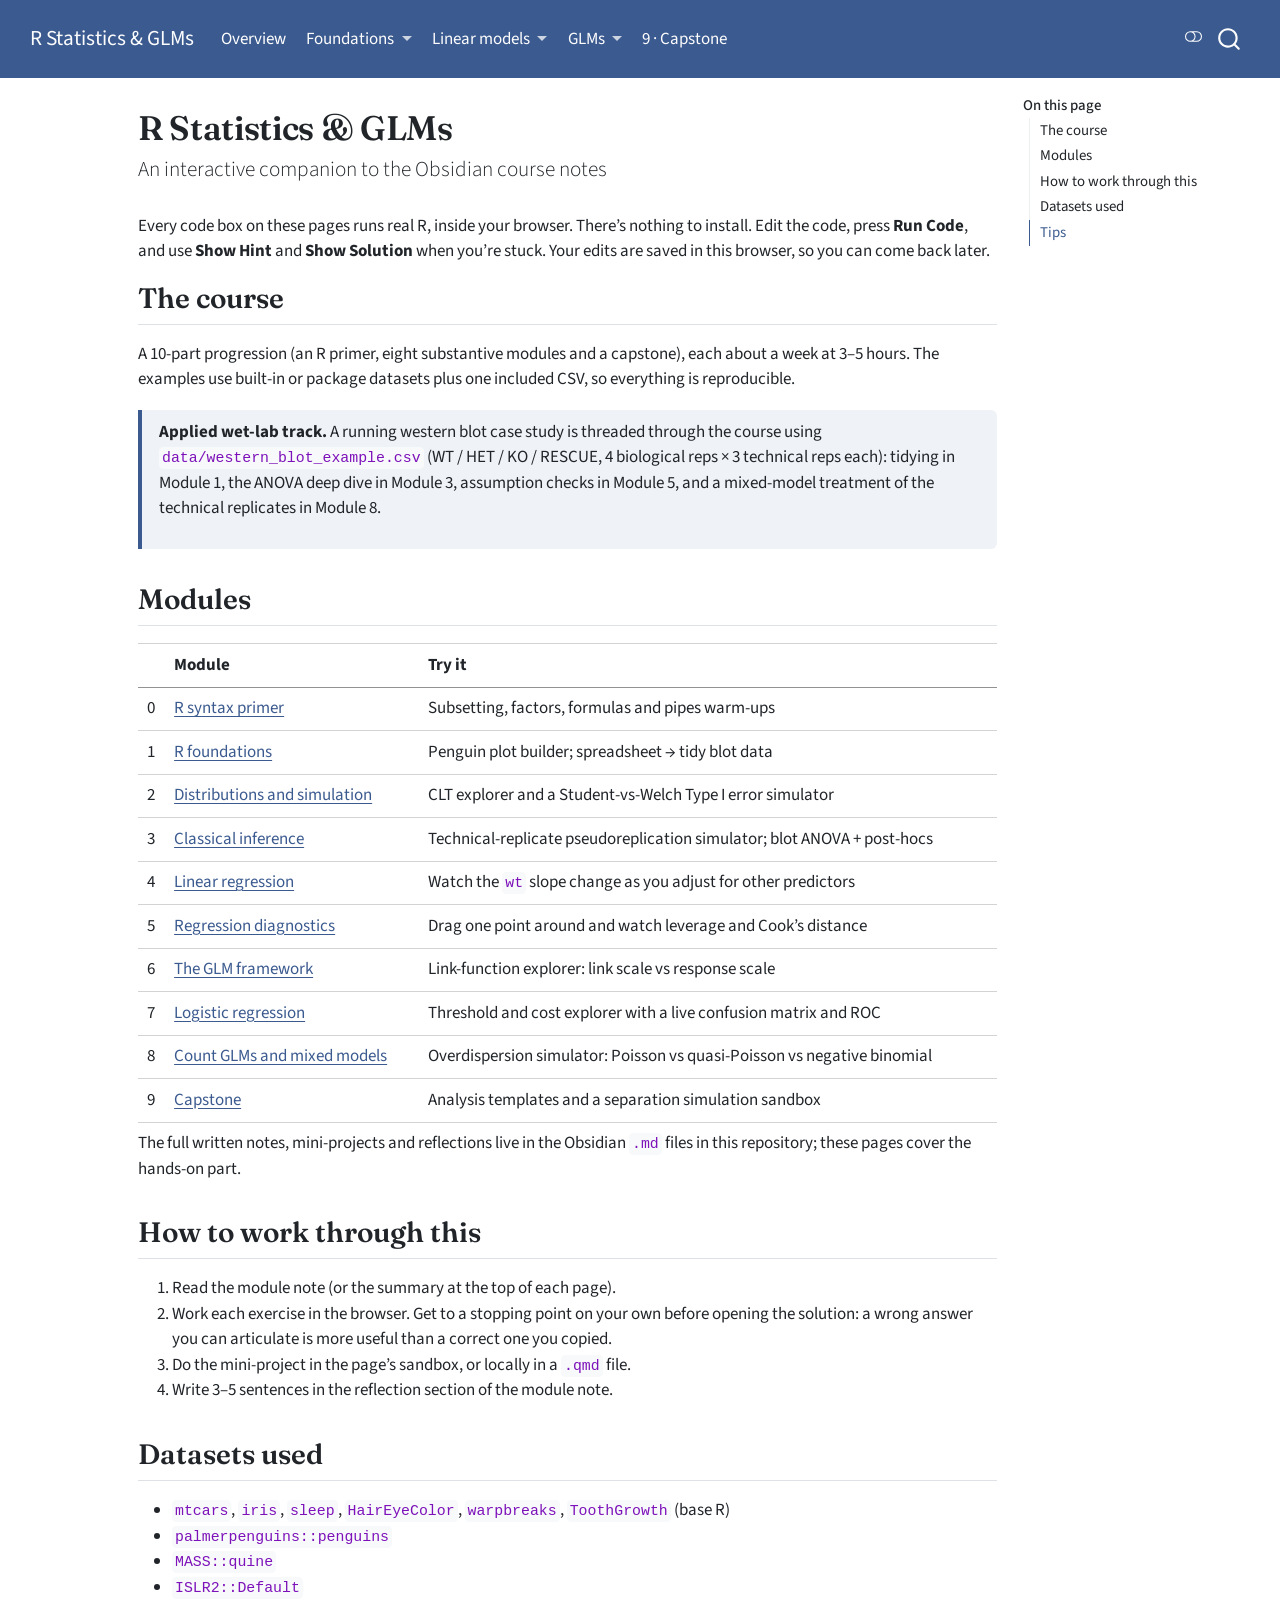
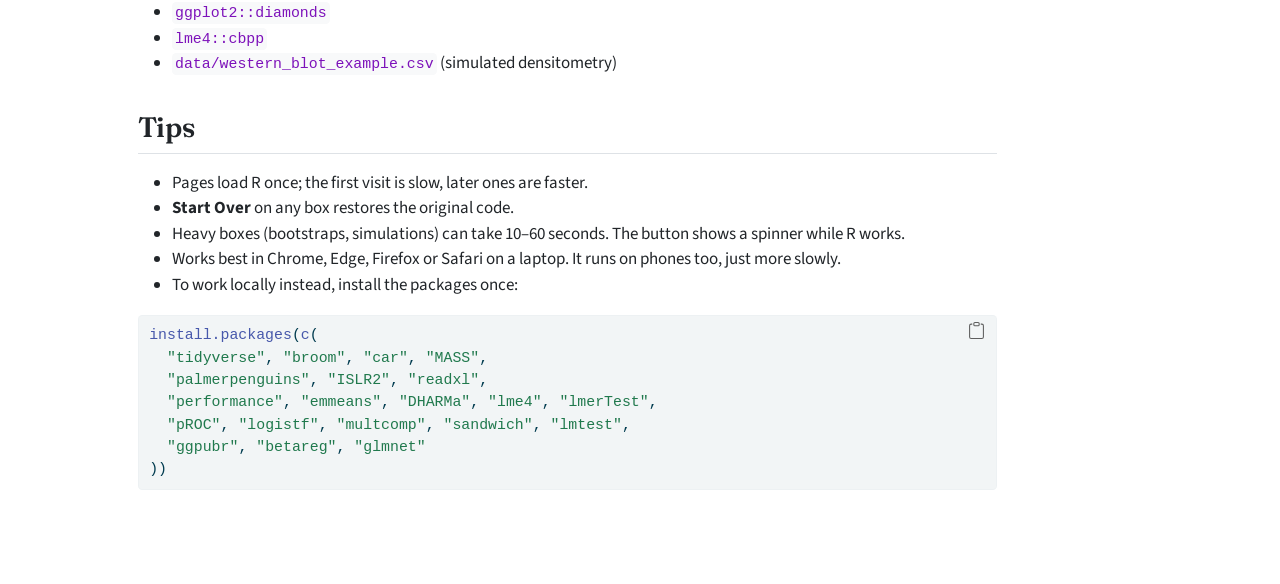
<file: docs/index.html>
<!DOCTYPE html>
<html xmlns="http://www.w3.org/1999/xhtml" lang="en" xml:lang="en"><head>

<meta charset="utf-8">
<meta name="generator" content="quarto-1.7.32">

<meta name="viewport" content="width=device-width, initial-scale=1.0, user-scalable=yes">


<title>R Statistics &amp; GLMs</title>
<style>
code{white-space: pre-wrap;}
span.smallcaps{font-variant: small-caps;}
div.columns{display: flex; gap: min(4vw, 1.5em);}
div.column{flex: auto; overflow-x: auto;}
div.hanging-indent{margin-left: 1.5em; text-indent: -1.5em;}
ul.task-list{list-style: none;}
ul.task-list li input[type="checkbox"] {
  width: 0.8em;
  margin: 0 0.8em 0.2em -1em; /* quarto-specific, see https://github.com/quarto-dev/quarto-cli/issues/4556 */ 
  vertical-align: middle;
}
/* CSS for syntax highlighting */
html { -webkit-text-size-adjust: 100%; }
pre > code.sourceCode { white-space: pre; position: relative; }
pre > code.sourceCode > span { display: inline-block; line-height: 1.25; }
pre > code.sourceCode > span:empty { height: 1.2em; }
.sourceCode { overflow: visible; }
code.sourceCode > span { color: inherit; text-decoration: inherit; }
div.sourceCode { margin: 1em 0; }
pre.sourceCode { margin: 0; }
@media screen {
div.sourceCode { overflow: auto; }
}
@media print {
pre > code.sourceCode { white-space: pre-wrap; }
pre > code.sourceCode > span { text-indent: -5em; padding-left: 5em; }
}
pre.numberSource code
  { counter-reset: source-line 0; }
pre.numberSource code > span
  { position: relative; left: -4em; counter-increment: source-line; }
pre.numberSource code > span > a:first-child::before
  { content: counter(source-line);
    position: relative; left: -1em; text-align: right; vertical-align: baseline;
    border: none; display: inline-block;
    -webkit-touch-callout: none; -webkit-user-select: none;
    -khtml-user-select: none; -moz-user-select: none;
    -ms-user-select: none; user-select: none;
    padding: 0 4px; width: 4em;
  }
pre.numberSource { margin-left: 3em;  padding-left: 4px; }
div.sourceCode
  {   }
@media screen {
pre > code.sourceCode > span > a:first-child::before { text-decoration: underline; }
}
</style>


<script src="site_libs/quarto-nav/quarto-nav.js"></script>
<script src="site_libs/quarto-nav/headroom.min.js"></script>
<script src="site_libs/clipboard/clipboard.min.js"></script>
<script src="site_libs/quarto-search/autocomplete.umd.js"></script>
<script src="site_libs/quarto-search/fuse.min.js"></script>
<script src="site_libs/quarto-search/quarto-search.js"></script>
<meta name="quarto:offset" content="./">
<script src="site_libs/quarto-html/quarto.js" type="module"></script>
<script src="site_libs/quarto-html/tabsets/tabsets.js" type="module"></script>
<script src="site_libs/quarto-html/popper.min.js"></script>
<script src="site_libs/quarto-html/tippy.umd.min.js"></script>
<script src="site_libs/quarto-html/anchor.min.js"></script>
<link href="site_libs/quarto-html/tippy.css" rel="stylesheet">
<link href="site_libs/quarto-html/quarto-syntax-highlighting-37eea08aefeeee20ff55810ff984fec1.css" rel="stylesheet" class="quarto-color-scheme" id="quarto-text-highlighting-styles">
<link href="site_libs/quarto-html/quarto-syntax-highlighting-dark-2fef5ea3f8957b3e4ecc936fc74692ca.css" rel="stylesheet" class="quarto-color-scheme quarto-color-alternate" id="quarto-text-highlighting-styles">
<link href="site_libs/quarto-html/quarto-syntax-highlighting-37eea08aefeeee20ff55810ff984fec1.css" rel="stylesheet" class="quarto-color-scheme-extra" id="quarto-text-highlighting-styles">
<script src="site_libs/bootstrap/bootstrap.min.js"></script>
<link href="site_libs/bootstrap/bootstrap-icons.css" rel="stylesheet">
<link href="site_libs/bootstrap/bootstrap-41dbbc9f49e065dd020471f38b94c258.min.css" rel="stylesheet" append-hash="true" class="quarto-color-scheme" id="quarto-bootstrap" data-mode="light">
<link href="site_libs/bootstrap/bootstrap-dark-4a817dc4b170a6e27ef366cccdca430c.min.css" rel="stylesheet" append-hash="true" class="quarto-color-scheme quarto-color-alternate" id="quarto-bootstrap" data-mode="dark">
<link href="site_libs/bootstrap/bootstrap-41dbbc9f49e065dd020471f38b94c258.min.css" rel="stylesheet" append-hash="true" class="quarto-color-scheme-extra" id="quarto-bootstrap" data-mode="light">
<script src="site_libs/quarto-contrib/live-runtime/live-runtime.js" type="module"></script>
<link href="site_libs/quarto-contrib/live-runtime/live-runtime.css" rel="stylesheet">
<script id="quarto-search-options" type="application/json">{
  "location": "navbar",
  "copy-button": false,
  "collapse-after": 3,
  "panel-placement": "end",
  "type": "overlay",
  "limit": 50,
  "keyboard-shortcut": [
    "f",
    "/",
    "s"
  ],
  "show-item-context": false,
  "language": {
    "search-no-results-text": "No results",
    "search-matching-documents-text": "matching documents",
    "search-copy-link-title": "Copy link to search",
    "search-hide-matches-text": "Hide additional matches",
    "search-more-match-text": "more match in this document",
    "search-more-matches-text": "more matches in this document",
    "search-clear-button-title": "Clear",
    "search-text-placeholder": "",
    "search-detached-cancel-button-title": "Cancel",
    "search-submit-button-title": "Submit",
    "search-label": "Search"
  }
}</script>
<script type="module" src="site_libs/quarto-ojs/quarto-ojs-runtime.js"></script>
<link href="site_libs/quarto-ojs/quarto-ojs.css" rel="stylesheet">


</head>

<body class="nav-fixed quarto-light"><script id="quarto-html-before-body" type="application/javascript">
    const toggleBodyColorMode = (bsSheetEl) => {
      const mode = bsSheetEl.getAttribute("data-mode");
      const bodyEl = window.document.querySelector("body");
      if (mode === "dark") {
        bodyEl.classList.add("quarto-dark");
        bodyEl.classList.remove("quarto-light");
      } else {
        bodyEl.classList.add("quarto-light");
        bodyEl.classList.remove("quarto-dark");
      }
    }
    const toggleBodyColorPrimary = () => {
      const bsSheetEl = window.document.querySelector("link#quarto-bootstrap:not([rel=disabled-stylesheet])");
      if (bsSheetEl) {
        toggleBodyColorMode(bsSheetEl);
      }
    }
    const setColorSchemeToggle = (alternate) => {
      const toggles = window.document.querySelectorAll('.quarto-color-scheme-toggle');
      for (let i=0; i < toggles.length; i++) {
        const toggle = toggles[i];
        if (toggle) {
          if (alternate) {
            toggle.classList.add("alternate");
          } else {
            toggle.classList.remove("alternate");
          }
        }
      }
    };
    const toggleColorMode = (alternate) => {
      // Switch the stylesheets
      const primaryStylesheets = window.document.querySelectorAll('link.quarto-color-scheme:not(.quarto-color-alternate)');
      const alternateStylesheets = window.document.querySelectorAll('link.quarto-color-scheme.quarto-color-alternate');
      manageTransitions('#quarto-margin-sidebar .nav-link', false);
      if (alternate) {
        // note: dark is layered on light, we don't disable primary!
        enableStylesheet(alternateStylesheets);
        for (const sheetNode of alternateStylesheets) {
          if (sheetNode.id === "quarto-bootstrap") {
            toggleBodyColorMode(sheetNode);
          }
        }
      } else {
        disableStylesheet(alternateStylesheets);
        enableStylesheet(primaryStylesheets)
        toggleBodyColorPrimary();
      }
      manageTransitions('#quarto-margin-sidebar .nav-link', true);
      // Switch the toggles
      setColorSchemeToggle(alternate)
      // Hack to workaround the fact that safari doesn't
      // properly recolor the scrollbar when toggling (#1455)
      if (navigator.userAgent.indexOf('Safari') > 0 && navigator.userAgent.indexOf('Chrome') == -1) {
        manageTransitions("body", false);
        window.scrollTo(0, 1);
        setTimeout(() => {
          window.scrollTo(0, 0);
          manageTransitions("body", true);
        }, 40);
      }
    }
    const disableStylesheet = (stylesheets) => {
      for (let i=0; i < stylesheets.length; i++) {
        const stylesheet = stylesheets[i];
        stylesheet.rel = 'disabled-stylesheet';
      }
    }
    const enableStylesheet = (stylesheets) => {
      for (let i=0; i < stylesheets.length; i++) {
        const stylesheet = stylesheets[i];
        if(stylesheet.rel !== 'stylesheet') { // for Chrome, which will still FOUC without this check
          stylesheet.rel = 'stylesheet';
        }
      }
    }
    const manageTransitions = (selector, allowTransitions) => {
      const els = window.document.querySelectorAll(selector);
      for (let i=0; i < els.length; i++) {
        const el = els[i];
        if (allowTransitions) {
          el.classList.remove('notransition');
        } else {
          el.classList.add('notransition');
        }
      }
    }
    const isFileUrl = () => {
      return window.location.protocol === 'file:';
    }
    const hasAlternateSentinel = () => {
      let styleSentinel = getColorSchemeSentinel();
      if (styleSentinel !== null) {
        return styleSentinel === "alternate";
      } else {
        return false;
      }
    }
    const setStyleSentinel = (alternate) => {
      const value = alternate ? "alternate" : "default";
      if (!isFileUrl()) {
        window.localStorage.setItem("quarto-color-scheme", value);
      } else {
        localAlternateSentinel = value;
      }
    }
    const getColorSchemeSentinel = () => {
      if (!isFileUrl()) {
        const storageValue = window.localStorage.getItem("quarto-color-scheme");
        return storageValue != null ? storageValue : localAlternateSentinel;
      } else {
        return localAlternateSentinel;
      }
    }
    const toggleGiscusIfUsed = (isAlternate, darkModeDefault) => {
      const baseTheme = document.querySelector('#giscus-base-theme')?.value ?? 'light';
      const alternateTheme = document.querySelector('#giscus-alt-theme')?.value ?? 'dark';
      let newTheme = '';
      if(authorPrefersDark) {
        newTheme = isAlternate ? baseTheme : alternateTheme;
      } else {
        newTheme = isAlternate ? alternateTheme : baseTheme;
      }
      const changeGiscusTheme = () => {
        // From: https://github.com/giscus/giscus/issues/336
        const sendMessage = (message) => {
          const iframe = document.querySelector('iframe.giscus-frame');
          if (!iframe) return;
          iframe.contentWindow.postMessage({ giscus: message }, 'https://giscus.app');
        }
        sendMessage({
          setConfig: {
            theme: newTheme
          }
        });
      }
      const isGiscussLoaded = window.document.querySelector('iframe.giscus-frame') !== null;
      if (isGiscussLoaded) {
        changeGiscusTheme();
      }
    };
    const authorPrefersDark = false;
    const darkModeDefault = authorPrefersDark;
      document.querySelector('link#quarto-text-highlighting-styles.quarto-color-scheme-extra').rel = 'disabled-stylesheet';
      document.querySelector('link#quarto-bootstrap.quarto-color-scheme-extra').rel = 'disabled-stylesheet';
    let localAlternateSentinel = darkModeDefault ? 'alternate' : 'default';
    // Dark / light mode switch
    window.quartoToggleColorScheme = () => {
      // Read the current dark / light value
      let toAlternate = !hasAlternateSentinel();
      toggleColorMode(toAlternate);
      setStyleSentinel(toAlternate);
      toggleGiscusIfUsed(toAlternate, darkModeDefault);
      window.dispatchEvent(new Event('resize'));
    };
    // Switch to dark mode if need be
    if (hasAlternateSentinel()) {
      toggleColorMode(true);
    } else {
      toggleColorMode(false);
    }
  </script>

<div id="quarto-search-results"></div>
  <header id="quarto-header" class="headroom fixed-top">
    <nav class="navbar navbar-expand-lg " data-bs-theme="dark">
      <div class="navbar-container container-fluid">
      <div class="navbar-brand-container mx-auto">
    <a class="navbar-brand" href="./index.html">
    <span class="navbar-title">R Statistics &amp; GLMs</span>
    </a>
  </div>
            <div id="quarto-search" class="" title="Search"></div>
          <button class="navbar-toggler" type="button" data-bs-toggle="collapse" data-bs-target="#navbarCollapse" aria-controls="navbarCollapse" role="menu" aria-expanded="false" aria-label="Toggle navigation" onclick="if (window.quartoToggleHeadroom) { window.quartoToggleHeadroom(); }">
  <span class="navbar-toggler-icon"></span>
</button>
          <div class="collapse navbar-collapse" id="navbarCollapse">
            <ul class="navbar-nav navbar-nav-scroll me-auto">
  <li class="nav-item">
    <a class="nav-link active" href="./index.html" aria-current="page"> 
<span class="menu-text">Overview</span></a>
  </li>  
  <li class="nav-item dropdown ">
    <a class="nav-link dropdown-toggle" href="#" id="nav-menu-foundations" role="link" data-bs-toggle="dropdown" aria-expanded="false">
 <span class="menu-text">Foundations</span>
    </a>
    <ul class="dropdown-menu" aria-labelledby="nav-menu-foundations">    
        <li>
    <a class="dropdown-item" href="./M0.html">
 <span class="dropdown-text">0 · R syntax primer</span></a>
  </li>  
        <li>
    <a class="dropdown-item" href="./M1.html">
 <span class="dropdown-text">1 · R foundations</span></a>
  </li>  
        <li>
    <a class="dropdown-item" href="./M2.html">
 <span class="dropdown-text">2 · Distributions &amp; simulation</span></a>
  </li>  
        <li>
    <a class="dropdown-item" href="./M3.html">
 <span class="dropdown-text">3 · Classical inference</span></a>
  </li>  
    </ul>
  </li>
  <li class="nav-item dropdown ">
    <a class="nav-link dropdown-toggle" href="#" id="nav-menu-linear-models" role="link" data-bs-toggle="dropdown" aria-expanded="false">
 <span class="menu-text">Linear models</span>
    </a>
    <ul class="dropdown-menu" aria-labelledby="nav-menu-linear-models">    
        <li>
    <a class="dropdown-item" href="./M4.html">
 <span class="dropdown-text">4 · Linear regression</span></a>
  </li>  
        <li>
    <a class="dropdown-item" href="./M5.html">
 <span class="dropdown-text">5 · Diagnostics</span></a>
  </li>  
    </ul>
  </li>
  <li class="nav-item dropdown ">
    <a class="nav-link dropdown-toggle" href="#" id="nav-menu-glms" role="link" data-bs-toggle="dropdown" aria-expanded="false">
 <span class="menu-text">GLMs</span>
    </a>
    <ul class="dropdown-menu" aria-labelledby="nav-menu-glms">    
        <li>
    <a class="dropdown-item" href="./M6.html">
 <span class="dropdown-text">6 · The GLM framework</span></a>
  </li>  
        <li>
    <a class="dropdown-item" href="./M7.html">
 <span class="dropdown-text">7 · Logistic regression</span></a>
  </li>  
        <li>
    <a class="dropdown-item" href="./M8.html">
 <span class="dropdown-text">8 · Counts &amp; mixed models</span></a>
  </li>  
    </ul>
  </li>
  <li class="nav-item">
    <a class="nav-link" href="./M9.html"> 
<span class="menu-text">9 · Capstone</span></a>
  </li>  
</ul>
          </div> <!-- /navcollapse -->
            <div class="quarto-navbar-tools">
  <a href="" class="quarto-color-scheme-toggle quarto-navigation-tool  px-1" onclick="window.quartoToggleColorScheme(); return false;" title="Toggle dark mode"><i class="bi"></i></a>
</div>
      </div> <!-- /container-fluid -->
    </nav>
</header>
<!-- content -->
<div id="quarto-content" class="quarto-container page-columns page-rows-contents page-layout-article page-navbar">
<!-- sidebar -->
<!-- margin-sidebar -->
    <div id="quarto-margin-sidebar" class="sidebar margin-sidebar">
        <nav id="TOC" role="doc-toc" class="toc-active">
    <h2 id="toc-title">On this page</h2>
   
  <ul class="collapse">
  <li><a href="#the-course" id="toc-the-course" class="nav-link active" data-scroll-target="#the-course">The course</a></li>
  <li><a href="#modules" id="toc-modules" class="nav-link" data-scroll-target="#modules">Modules</a></li>
  <li><a href="#how-to-work-through-this" id="toc-how-to-work-through-this" class="nav-link" data-scroll-target="#how-to-work-through-this">How to work through this</a></li>
  <li><a href="#datasets-used" id="toc-datasets-used" class="nav-link" data-scroll-target="#datasets-used">Datasets used</a></li>
  <li><a href="#tips" id="toc-tips" class="nav-link" data-scroll-target="#tips">Tips</a></li>
  </ul>
</nav>
    </div>
<!-- main -->
<main class="content" id="quarto-document-content">


<header id="title-block-header" class="quarto-title-block default">
<div class="quarto-title">
<h1 class="title">R Statistics &amp; GLMs</h1>
<p class="subtitle lead">An interactive companion to the Obsidian course notes</p>
</div>



<div class="quarto-title-meta">

    
  
    
  </div>
  


</header>


<p>Every code box on these pages runs real R, inside your browser. There’s nothing to install. Edit the code, press <strong>Run Code</strong>, and use <strong>Show Hint</strong> and <strong>Show Solution</strong> when you’re stuck. Your edits are saved in this browser, so you can come back later.</p>
<section id="the-course" class="level2">
<h2 class="anchored" data-anchor-id="the-course">The course</h2>
<p>A 10-part progression (an R primer, eight substantive modules and a capstone), each about a week at 3–5 hours. The examples use built-in or package datasets plus one included CSV, so everything is reproducible.</p>
<div class="estimand">
<p><strong>Applied wet-lab track.</strong> A running western blot case study is threaded through the course using <code>data/western_blot_example.csv</code> (WT / HET / KO / RESCUE, 4 biological reps × 3 technical reps each): tidying in Module 1, the ANOVA deep dive in Module 3, assumption checks in Module 5, and a mixed-model treatment of the technical replicates in Module 8.</p>
</div>
</section>
<section id="modules" class="level2">
<h2 class="anchored" data-anchor-id="modules">Modules</h2>
<table class="caption-top table">
<thead>
<tr class="header">
<th></th>
<th>Module</th>
<th>Try it</th>
</tr>
</thead>
<tbody>
<tr class="odd">
<td>0</td>
<td><a href="./M0.html">R syntax primer</a></td>
<td>Subsetting, factors, formulas and pipes warm-ups</td>
</tr>
<tr class="even">
<td>1</td>
<td><a href="./M1.html">R foundations</a></td>
<td>Penguin plot builder; spreadsheet → tidy blot data</td>
</tr>
<tr class="odd">
<td>2</td>
<td><a href="./M2.html">Distributions and simulation</a></td>
<td>CLT explorer and a Student-vs-Welch Type I error simulator</td>
</tr>
<tr class="even">
<td>3</td>
<td><a href="./M3.html">Classical inference</a></td>
<td>Technical-replicate pseudoreplication simulator; blot ANOVA + post-hocs</td>
</tr>
<tr class="odd">
<td>4</td>
<td><a href="./M4.html">Linear regression</a></td>
<td>Watch the <code>wt</code> slope change as you adjust for other predictors</td>
</tr>
<tr class="even">
<td>5</td>
<td><a href="./M5.html">Regression diagnostics</a></td>
<td>Drag one point around and watch leverage and Cook’s distance</td>
</tr>
<tr class="odd">
<td>6</td>
<td><a href="./M6.html">The GLM framework</a></td>
<td>Link-function explorer: link scale vs response scale</td>
</tr>
<tr class="even">
<td>7</td>
<td><a href="./M7.html">Logistic regression</a></td>
<td>Threshold and cost explorer with a live confusion matrix and ROC</td>
</tr>
<tr class="odd">
<td>8</td>
<td><a href="./M8.html">Count GLMs and mixed models</a></td>
<td>Overdispersion simulator: Poisson vs quasi-Poisson vs negative binomial</td>
</tr>
<tr class="even">
<td>9</td>
<td><a href="./M9.html">Capstone</a></td>
<td>Analysis templates and a separation simulation sandbox</td>
</tr>
</tbody>
</table>
<p>The full written notes, mini-projects and reflections live in the Obsidian <code>.md</code> files in this repository; these pages cover the hands-on part.</p>
</section>
<section id="how-to-work-through-this" class="level2">
<h2 class="anchored" data-anchor-id="how-to-work-through-this">How to work through this</h2>
<ol type="1">
<li>Read the module note (or the summary at the top of each page).</li>
<li>Work each exercise in the browser. Get to a stopping point on your own before opening the solution: a wrong answer you can articulate is more useful than a correct one you copied.</li>
<li>Do the mini-project in the page’s sandbox, or locally in a <code>.qmd</code> file.</li>
<li>Write 3–5 sentences in the reflection section of the module note.</li>
</ol>
</section>
<section id="datasets-used" class="level2">
<h2 class="anchored" data-anchor-id="datasets-used">Datasets used</h2>
<ul>
<li><code>mtcars</code>, <code>iris</code>, <code>sleep</code>, <code>HairEyeColor</code>, <code>warpbreaks</code>, <code>ToothGrowth</code> (base R)</li>
<li><code>palmerpenguins::penguins</code></li>
<li><code>MASS::quine</code></li>
<li><code>ISLR2::Default</code></li>
<li><code>ggplot2::diamonds</code></li>
<li><code>lme4::cbpp</code></li>
<li><code>data/western_blot_example.csv</code> (simulated densitometry)</li>
</ul>
</section>
<section id="tips" class="level2">
<h2 class="anchored" data-anchor-id="tips">Tips</h2>
<ul>
<li>Pages load R once; the first visit is slow, later ones are faster.</li>
<li><strong>Start Over</strong> on any box restores the original code.</li>
<li>Heavy boxes (bootstraps, simulations) can take 10–60 seconds. The button shows a spinner while R works.</li>
<li>Works best in Chrome, Edge, Firefox or Safari on a laptop. It runs on phones too, just more slowly.</li>
<li>To work locally instead, install the packages once:</li>
</ul>
<div class="sourceCode" id="cb1"><pre class="sourceCode r code-with-copy"><code class="sourceCode r"><span id="cb1-1"><a href="#cb1-1" aria-hidden="true" tabindex="-1"></a><span class="fu">install.packages</span>(<span class="fu">c</span>(</span>
<span id="cb1-2"><a href="#cb1-2" aria-hidden="true" tabindex="-1"></a>  <span class="st">"tidyverse"</span>, <span class="st">"broom"</span>, <span class="st">"car"</span>, <span class="st">"MASS"</span>,</span>
<span id="cb1-3"><a href="#cb1-3" aria-hidden="true" tabindex="-1"></a>  <span class="st">"palmerpenguins"</span>, <span class="st">"ISLR2"</span>, <span class="st">"readxl"</span>,</span>
<span id="cb1-4"><a href="#cb1-4" aria-hidden="true" tabindex="-1"></a>  <span class="st">"performance"</span>, <span class="st">"emmeans"</span>, <span class="st">"DHARMa"</span>, <span class="st">"lme4"</span>, <span class="st">"lmerTest"</span>,</span>
<span id="cb1-5"><a href="#cb1-5" aria-hidden="true" tabindex="-1"></a>  <span class="st">"pROC"</span>, <span class="st">"logistf"</span>, <span class="st">"multcomp"</span>, <span class="st">"sandwich"</span>, <span class="st">"lmtest"</span>,</span>
<span id="cb1-6"><a href="#cb1-6" aria-hidden="true" tabindex="-1"></a>  <span class="st">"ggpubr"</span>, <span class="st">"betareg"</span>, <span class="st">"glmnet"</span></span>
<span id="cb1-7"><a href="#cb1-7" aria-hidden="true" tabindex="-1"></a>))</span></code><button title="Copy to Clipboard" class="code-copy-button"><i class="bi"></i></button></pre></div>


<script type="ojs-module-contents">
eyJjb250ZW50cyI6W119
</script>
<div id="exercise-loading-indicator" class="exercise-loading-indicator d-none d-flex align-items-center gap-2">
<div id="exercise-loading-status" class="d-flex gap-2">

</div>
<div class="spinner-grow spinner-grow-sm">

</div>
</div>
<script type="vfs-file">
W10=
</script>
</section>

</main> <!-- /main -->
<script type="ojs-module-contents">
eyJjb250ZW50cyI6W119
</script>
<script type="module">
if (window.location.protocol === "file:") { alert("The OJS runtime does not work with file:// URLs. Please use a web server to view this document."); }
window._ojs.paths.runtimeToDoc = "../..";
window._ojs.paths.runtimeToRoot = "../..";
window._ojs.paths.docToRoot = "";
window._ojs.selfContained = false;
window._ojs.runtime.interpretFromScriptTags();
</script>
<script id="quarto-html-after-body" type="application/javascript">
  window.document.addEventListener("DOMContentLoaded", function (event) {
    // Ensure there is a toggle, if there isn't float one in the top right
    if (window.document.querySelector('.quarto-color-scheme-toggle') === null) {
      const a = window.document.createElement('a');
      a.classList.add('top-right');
      a.classList.add('quarto-color-scheme-toggle');
      a.href = "";
      a.onclick = function() { try { window.quartoToggleColorScheme(); } catch {} return false; };
      const i = window.document.createElement("i");
      i.classList.add('bi');
      a.appendChild(i);
      window.document.body.appendChild(a);
    }
    setColorSchemeToggle(hasAlternateSentinel())
    const icon = "";
    const anchorJS = new window.AnchorJS();
    anchorJS.options = {
      placement: 'right',
      icon: icon
    };
    anchorJS.add('.anchored');
    const isCodeAnnotation = (el) => {
      for (const clz of el.classList) {
        if (clz.startsWith('code-annotation-')) {                     
          return true;
        }
      }
      return false;
    }
    const onCopySuccess = function(e) {
      // button target
      const button = e.trigger;
      // don't keep focus
      button.blur();
      // flash "checked"
      button.classList.add('code-copy-button-checked');
      var currentTitle = button.getAttribute("title");
      button.setAttribute("title", "Copied!");
      let tooltip;
      if (window.bootstrap) {
        button.setAttribute("data-bs-toggle", "tooltip");
        button.setAttribute("data-bs-placement", "left");
        button.setAttribute("data-bs-title", "Copied!");
        tooltip = new bootstrap.Tooltip(button, 
          { trigger: "manual", 
            customClass: "code-copy-button-tooltip",
            offset: [0, -8]});
        tooltip.show();    
      }
      setTimeout(function() {
        if (tooltip) {
          tooltip.hide();
          button.removeAttribute("data-bs-title");
          button.removeAttribute("data-bs-toggle");
          button.removeAttribute("data-bs-placement");
        }
        button.setAttribute("title", currentTitle);
        button.classList.remove('code-copy-button-checked');
      }, 1000);
      // clear code selection
      e.clearSelection();
    }
    const getTextToCopy = function(trigger) {
        const codeEl = trigger.previousElementSibling.cloneNode(true);
        for (const childEl of codeEl.children) {
          if (isCodeAnnotation(childEl)) {
            childEl.remove();
          }
        }
        return codeEl.innerText;
    }
    const clipboard = new window.ClipboardJS('.code-copy-button:not([data-in-quarto-modal])', {
      text: getTextToCopy
    });
    clipboard.on('success', onCopySuccess);
    if (window.document.getElementById('quarto-embedded-source-code-modal')) {
      const clipboardModal = new window.ClipboardJS('.code-copy-button[data-in-quarto-modal]', {
        text: getTextToCopy,
        container: window.document.getElementById('quarto-embedded-source-code-modal')
      });
      clipboardModal.on('success', onCopySuccess);
    }
      var localhostRegex = new RegExp(/^(?:http|https):\/\/localhost\:?[0-9]*\//);
      var mailtoRegex = new RegExp(/^mailto:/);
        var filterRegex = new RegExp('/' + window.location.host + '/');
      var isInternal = (href) => {
          return filterRegex.test(href) || localhostRegex.test(href) || mailtoRegex.test(href);
      }
      // Inspect non-navigation links and adorn them if external
     var links = window.document.querySelectorAll('a[href]:not(.nav-link):not(.navbar-brand):not(.toc-action):not(.sidebar-link):not(.sidebar-item-toggle):not(.pagination-link):not(.no-external):not([aria-hidden]):not(.dropdown-item):not(.quarto-navigation-tool):not(.about-link)');
      for (var i=0; i<links.length; i++) {
        const link = links[i];
        if (!isInternal(link.href)) {
          // undo the damage that might have been done by quarto-nav.js in the case of
          // links that we want to consider external
          if (link.dataset.originalHref !== undefined) {
            link.href = link.dataset.originalHref;
          }
        }
      }
    function tippyHover(el, contentFn, onTriggerFn, onUntriggerFn) {
      const config = {
        allowHTML: true,
        maxWidth: 500,
        delay: 100,
        arrow: false,
        appendTo: function(el) {
            return el.parentElement;
        },
        interactive: true,
        interactiveBorder: 10,
        theme: 'quarto',
        placement: 'bottom-start',
      };
      if (contentFn) {
        config.content = contentFn;
      }
      if (onTriggerFn) {
        config.onTrigger = onTriggerFn;
      }
      if (onUntriggerFn) {
        config.onUntrigger = onUntriggerFn;
      }
      window.tippy(el, config); 
    }
    const noterefs = window.document.querySelectorAll('a[role="doc-noteref"]');
    for (var i=0; i<noterefs.length; i++) {
      const ref = noterefs[i];
      tippyHover(ref, function() {
        // use id or data attribute instead here
        let href = ref.getAttribute('data-footnote-href') || ref.getAttribute('href');
        try { href = new URL(href).hash; } catch {}
        const id = href.replace(/^#\/?/, "");
        const note = window.document.getElementById(id);
        if (note) {
          return note.innerHTML;
        } else {
          return "";
        }
      });
    }
    const xrefs = window.document.querySelectorAll('a.quarto-xref');
    const processXRef = (id, note) => {
      // Strip column container classes
      const stripColumnClz = (el) => {
        el.classList.remove("page-full", "page-columns");
        if (el.children) {
          for (const child of el.children) {
            stripColumnClz(child);
          }
        }
      }
      stripColumnClz(note)
      if (id === null || id.startsWith('sec-')) {
        // Special case sections, only their first couple elements
        const container = document.createElement("div");
        if (note.children && note.children.length > 2) {
          container.appendChild(note.children[0].cloneNode(true));
          for (let i = 1; i < note.children.length; i++) {
            const child = note.children[i];
            if (child.tagName === "P" && child.innerText === "") {
              continue;
            } else {
              container.appendChild(child.cloneNode(true));
              break;
            }
          }
          if (window.Quarto?.typesetMath) {
            window.Quarto.typesetMath(container);
          }
          return container.innerHTML
        } else {
          if (window.Quarto?.typesetMath) {
            window.Quarto.typesetMath(note);
          }
          return note.innerHTML;
        }
      } else {
        // Remove any anchor links if they are present
        const anchorLink = note.querySelector('a.anchorjs-link');
        if (anchorLink) {
          anchorLink.remove();
        }
        if (window.Quarto?.typesetMath) {
          window.Quarto.typesetMath(note);
        }
        if (note.classList.contains("callout")) {
          return note.outerHTML;
        } else {
          return note.innerHTML;
        }
      }
    }
    for (var i=0; i<xrefs.length; i++) {
      const xref = xrefs[i];
      tippyHover(xref, undefined, function(instance) {
        instance.disable();
        let url = xref.getAttribute('href');
        let hash = undefined; 
        if (url.startsWith('#')) {
          hash = url;
        } else {
          try { hash = new URL(url).hash; } catch {}
        }
        if (hash) {
          const id = hash.replace(/^#\/?/, "");
          const note = window.document.getElementById(id);
          if (note !== null) {
            try {
              const html = processXRef(id, note.cloneNode(true));
              instance.setContent(html);
            } finally {
              instance.enable();
              instance.show();
            }
          } else {
            // See if we can fetch this
            fetch(url.split('#')[0])
            .then(res => res.text())
            .then(html => {
              const parser = new DOMParser();
              const htmlDoc = parser.parseFromString(html, "text/html");
              const note = htmlDoc.getElementById(id);
              if (note !== null) {
                const html = processXRef(id, note);
                instance.setContent(html);
              } 
            }).finally(() => {
              instance.enable();
              instance.show();
            });
          }
        } else {
          // See if we can fetch a full url (with no hash to target)
          // This is a special case and we should probably do some content thinning / targeting
          fetch(url)
          .then(res => res.text())
          .then(html => {
            const parser = new DOMParser();
            const htmlDoc = parser.parseFromString(html, "text/html");
            const note = htmlDoc.querySelector('main.content');
            if (note !== null) {
              // This should only happen for chapter cross references
              // (since there is no id in the URL)
              // remove the first header
              if (note.children.length > 0 && note.children[0].tagName === "HEADER") {
                note.children[0].remove();
              }
              const html = processXRef(null, note);
              instance.setContent(html);
            } 
          }).finally(() => {
            instance.enable();
            instance.show();
          });
        }
      }, function(instance) {
      });
    }
        let selectedAnnoteEl;
        const selectorForAnnotation = ( cell, annotation) => {
          let cellAttr = 'data-code-cell="' + cell + '"';
          let lineAttr = 'data-code-annotation="' +  annotation + '"';
          const selector = 'span[' + cellAttr + '][' + lineAttr + ']';
          return selector;
        }
        const selectCodeLines = (annoteEl) => {
          const doc = window.document;
          const targetCell = annoteEl.getAttribute("data-target-cell");
          const targetAnnotation = annoteEl.getAttribute("data-target-annotation");
          const annoteSpan = window.document.querySelector(selectorForAnnotation(targetCell, targetAnnotation));
          const lines = annoteSpan.getAttribute("data-code-lines").split(",");
          const lineIds = lines.map((line) => {
            return targetCell + "-" + line;
          })
          let top = null;
          let height = null;
          let parent = null;
          if (lineIds.length > 0) {
              //compute the position of the single el (top and bottom and make a div)
              const el = window.document.getElementById(lineIds[0]);
              top = el.offsetTop;
              height = el.offsetHeight;
              parent = el.parentElement.parentElement;
            if (lineIds.length > 1) {
              const lastEl = window.document.getElementById(lineIds[lineIds.length - 1]);
              const bottom = lastEl.offsetTop + lastEl.offsetHeight;
              height = bottom - top;
            }
            if (top !== null && height !== null && parent !== null) {
              // cook up a div (if necessary) and position it 
              let div = window.document.getElementById("code-annotation-line-highlight");
              if (div === null) {
                div = window.document.createElement("div");
                div.setAttribute("id", "code-annotation-line-highlight");
                div.style.position = 'absolute';
                parent.appendChild(div);
              }
              div.style.top = top - 2 + "px";
              div.style.height = height + 4 + "px";
              div.style.left = 0;
              let gutterDiv = window.document.getElementById("code-annotation-line-highlight-gutter");
              if (gutterDiv === null) {
                gutterDiv = window.document.createElement("div");
                gutterDiv.setAttribute("id", "code-annotation-line-highlight-gutter");
                gutterDiv.style.position = 'absolute';
                const codeCell = window.document.getElementById(targetCell);
                const gutter = codeCell.querySelector('.code-annotation-gutter');
                gutter.appendChild(gutterDiv);
              }
              gutterDiv.style.top = top - 2 + "px";
              gutterDiv.style.height = height + 4 + "px";
            }
            selectedAnnoteEl = annoteEl;
          }
        };
        const unselectCodeLines = () => {
          const elementsIds = ["code-annotation-line-highlight", "code-annotation-line-highlight-gutter"];
          elementsIds.forEach((elId) => {
            const div = window.document.getElementById(elId);
            if (div) {
              div.remove();
            }
          });
          selectedAnnoteEl = undefined;
        };
          // Handle positioning of the toggle
      window.addEventListener(
        "resize",
        throttle(() => {
          elRect = undefined;
          if (selectedAnnoteEl) {
            selectCodeLines(selectedAnnoteEl);
          }
        }, 10)
      );
      function throttle(fn, ms) {
      let throttle = false;
      let timer;
        return (...args) => {
          if(!throttle) { // first call gets through
              fn.apply(this, args);
              throttle = true;
          } else { // all the others get throttled
              if(timer) clearTimeout(timer); // cancel #2
              timer = setTimeout(() => {
                fn.apply(this, args);
                timer = throttle = false;
              }, ms);
          }
        };
      }
        // Attach click handler to the DT
        const annoteDls = window.document.querySelectorAll('dt[data-target-cell]');
        for (const annoteDlNode of annoteDls) {
          annoteDlNode.addEventListener('click', (event) => {
            const clickedEl = event.target;
            if (clickedEl !== selectedAnnoteEl) {
              unselectCodeLines();
              const activeEl = window.document.querySelector('dt[data-target-cell].code-annotation-active');
              if (activeEl) {
                activeEl.classList.remove('code-annotation-active');
              }
              selectCodeLines(clickedEl);
              clickedEl.classList.add('code-annotation-active');
            } else {
              // Unselect the line
              unselectCodeLines();
              clickedEl.classList.remove('code-annotation-active');
            }
          });
        }
    const findCites = (el) => {
      const parentEl = el.parentElement;
      if (parentEl) {
        const cites = parentEl.dataset.cites;
        if (cites) {
          return {
            el,
            cites: cites.split(' ')
          };
        } else {
          return findCites(el.parentElement)
        }
      } else {
        return undefined;
      }
    };
    var bibliorefs = window.document.querySelectorAll('a[role="doc-biblioref"]');
    for (var i=0; i<bibliorefs.length; i++) {
      const ref = bibliorefs[i];
      const citeInfo = findCites(ref);
      if (citeInfo) {
        tippyHover(citeInfo.el, function() {
          var popup = window.document.createElement('div');
          citeInfo.cites.forEach(function(cite) {
            var citeDiv = window.document.createElement('div');
            citeDiv.classList.add('hanging-indent');
            citeDiv.classList.add('csl-entry');
            var biblioDiv = window.document.getElementById('ref-' + cite);
            if (biblioDiv) {
              citeDiv.innerHTML = biblioDiv.innerHTML;
            }
            popup.appendChild(citeDiv);
          });
          return popup.innerHTML;
        });
      }
    }
  });
  </script>
</div> <!-- /content -->




</body></html>
</file>
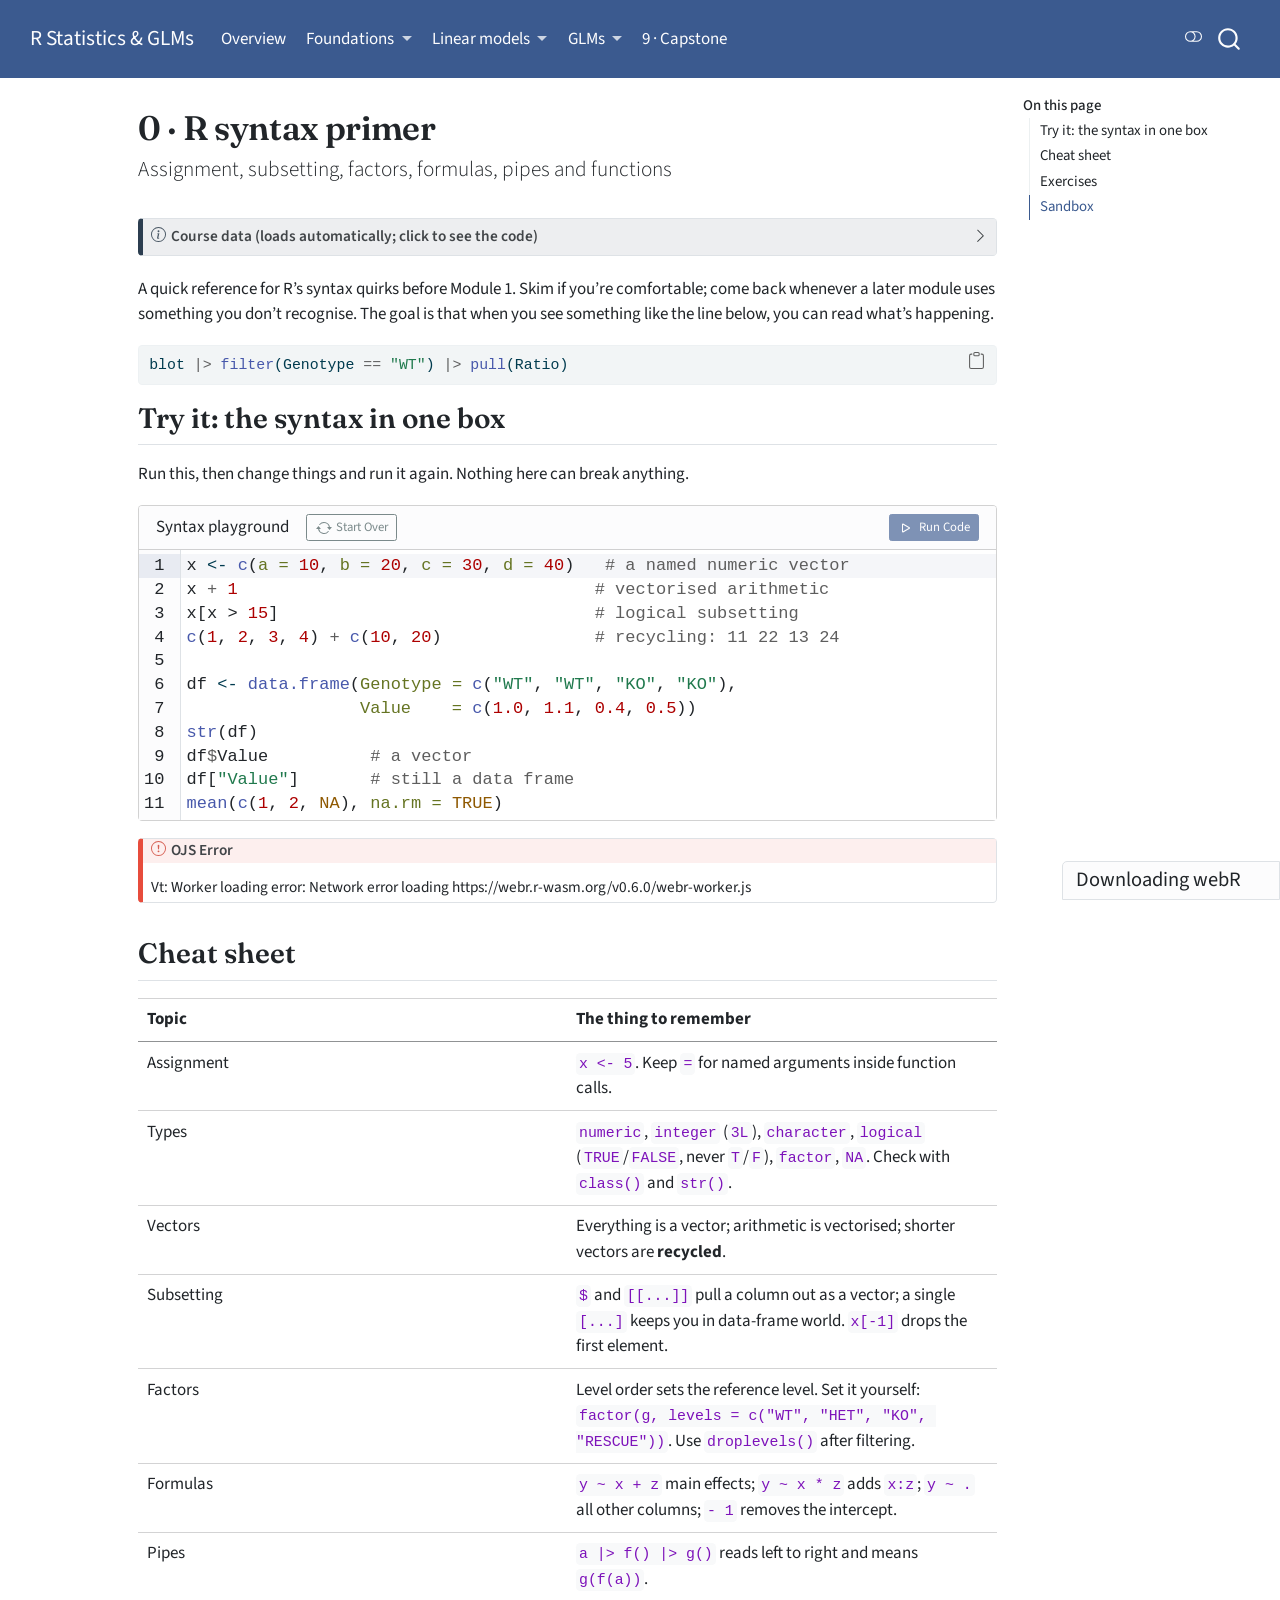
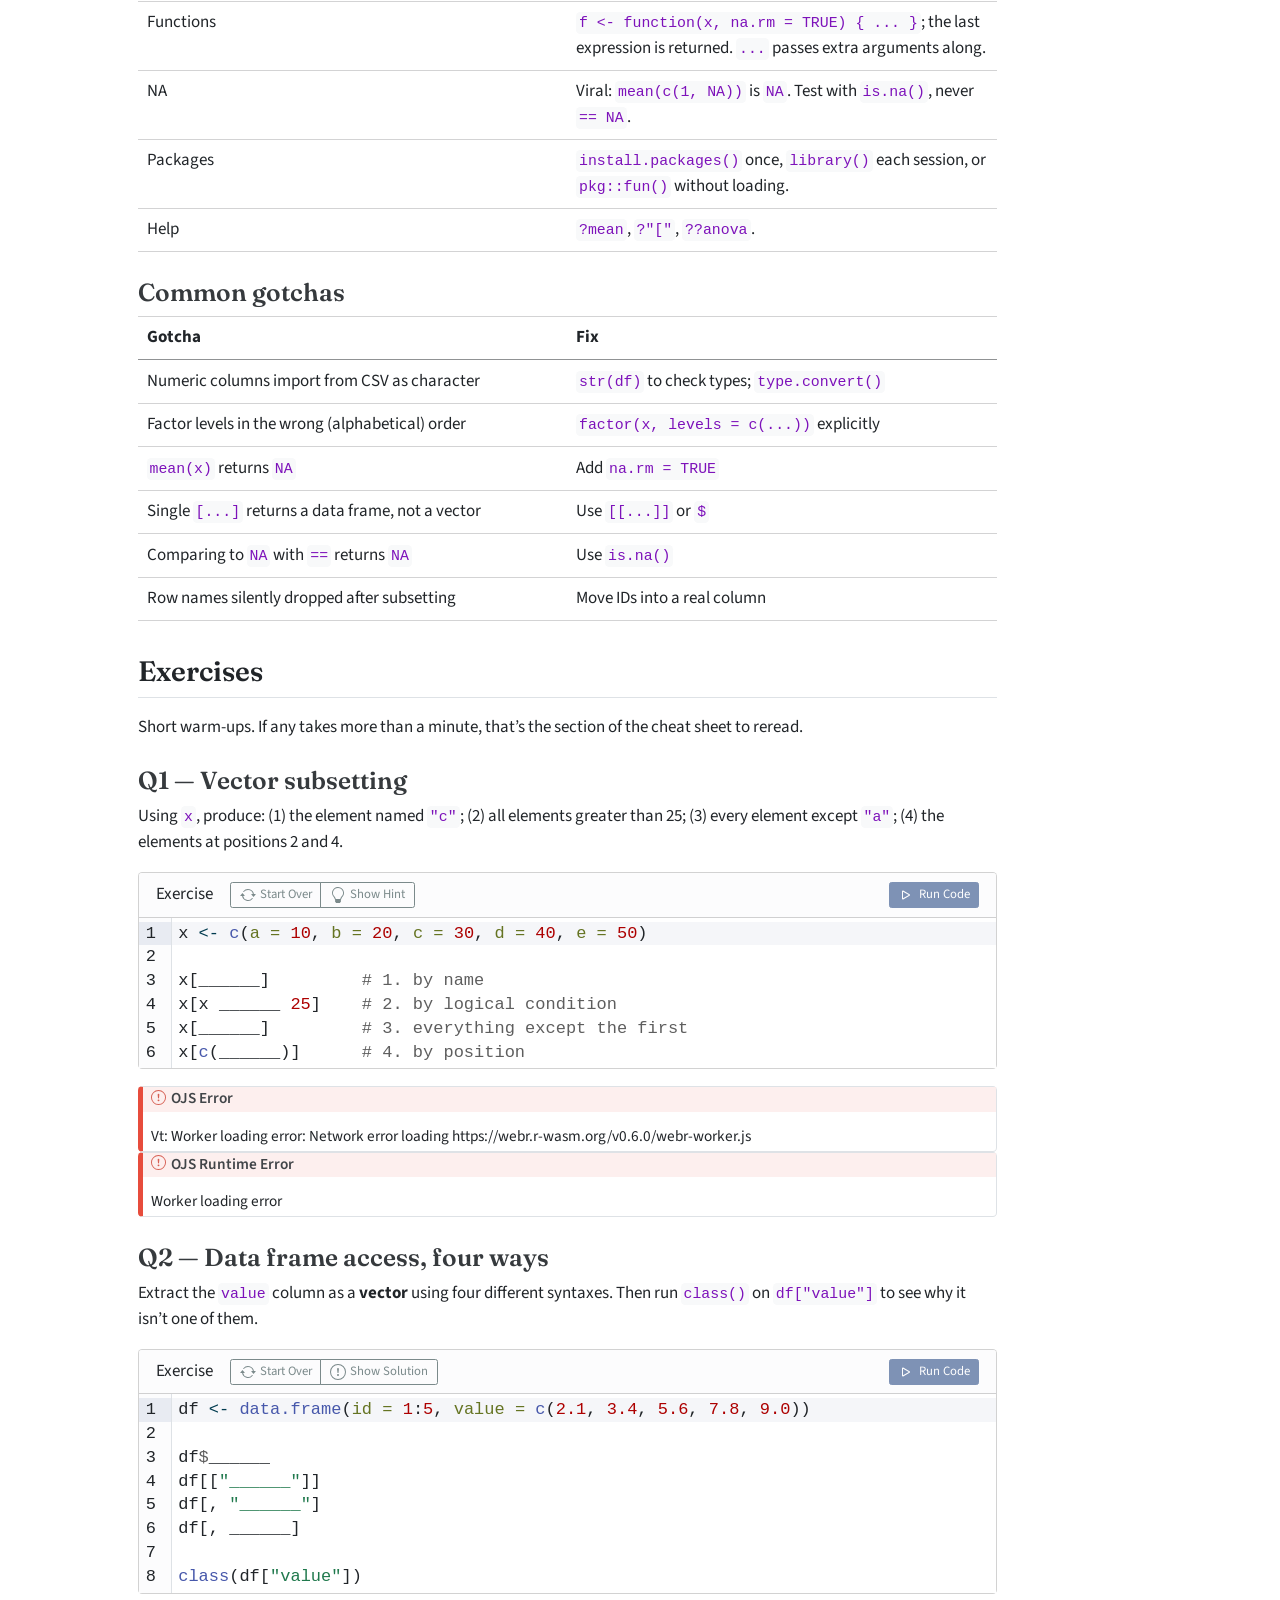
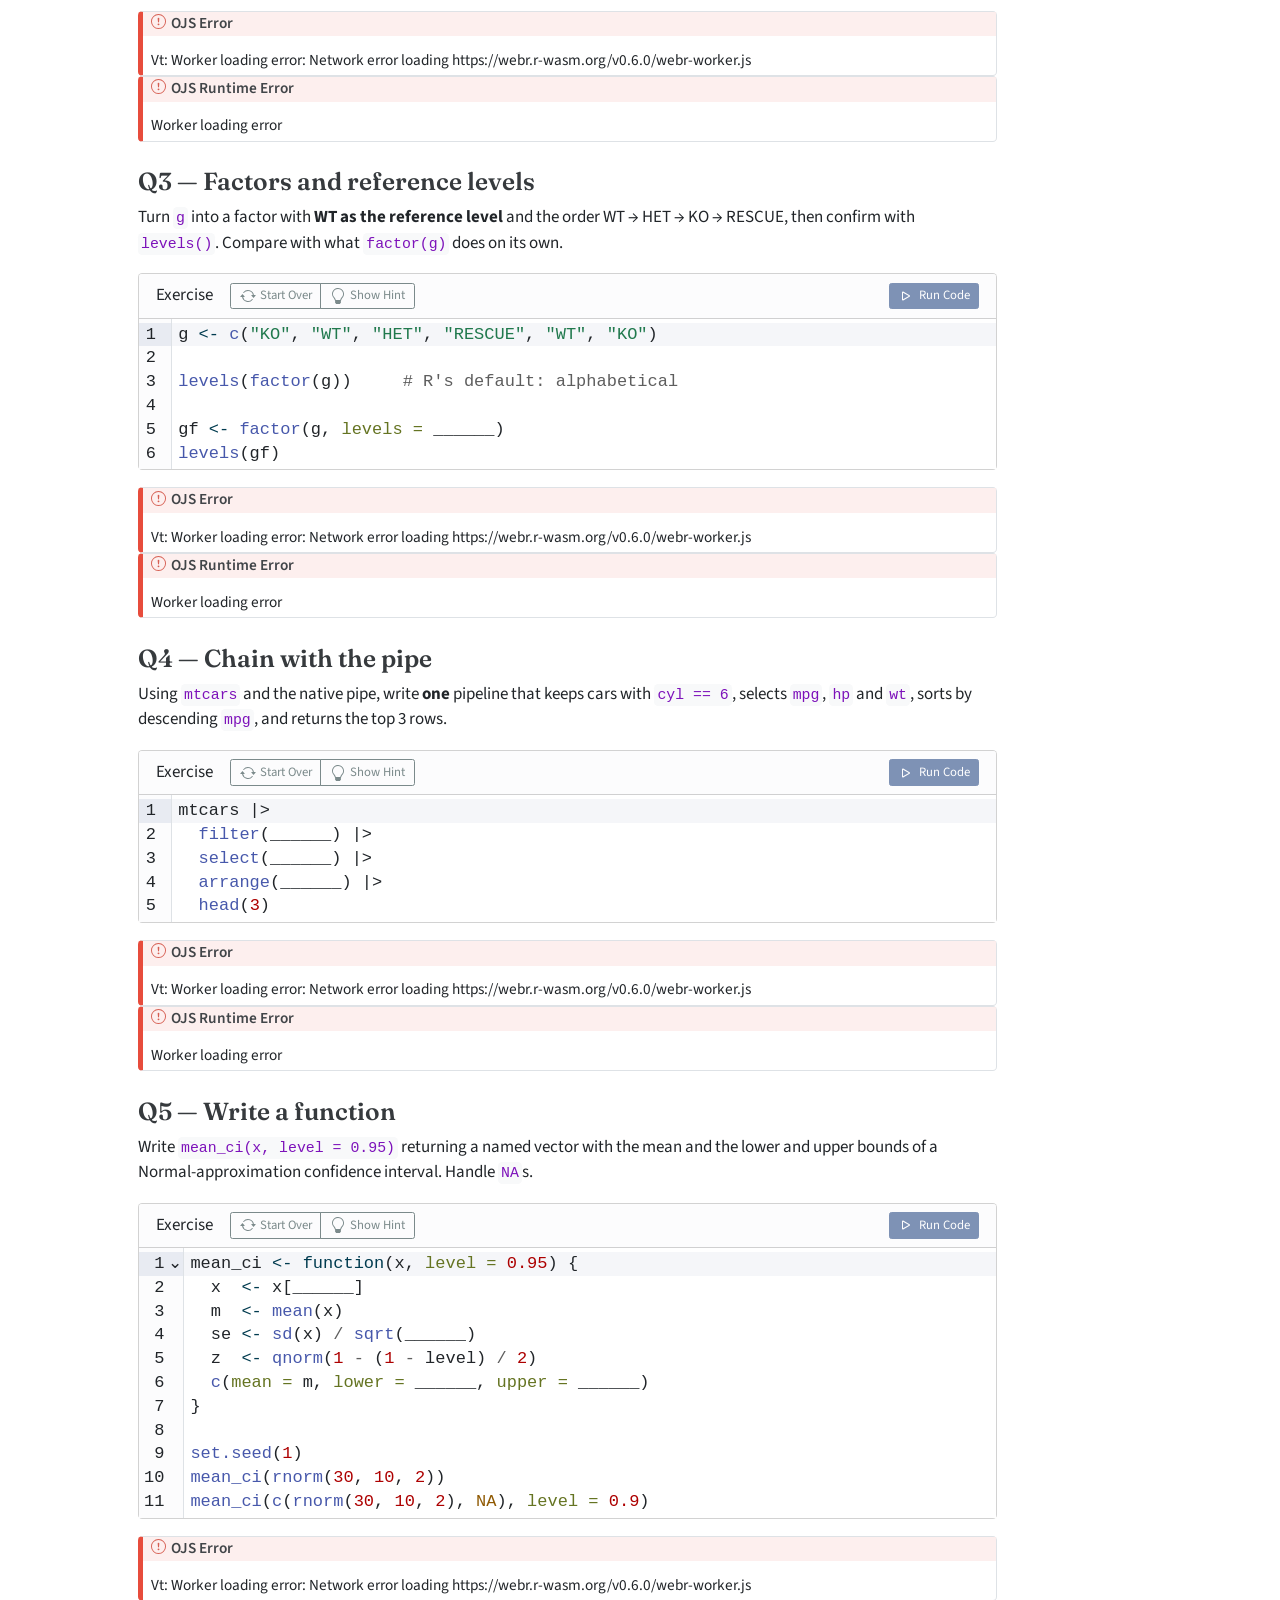
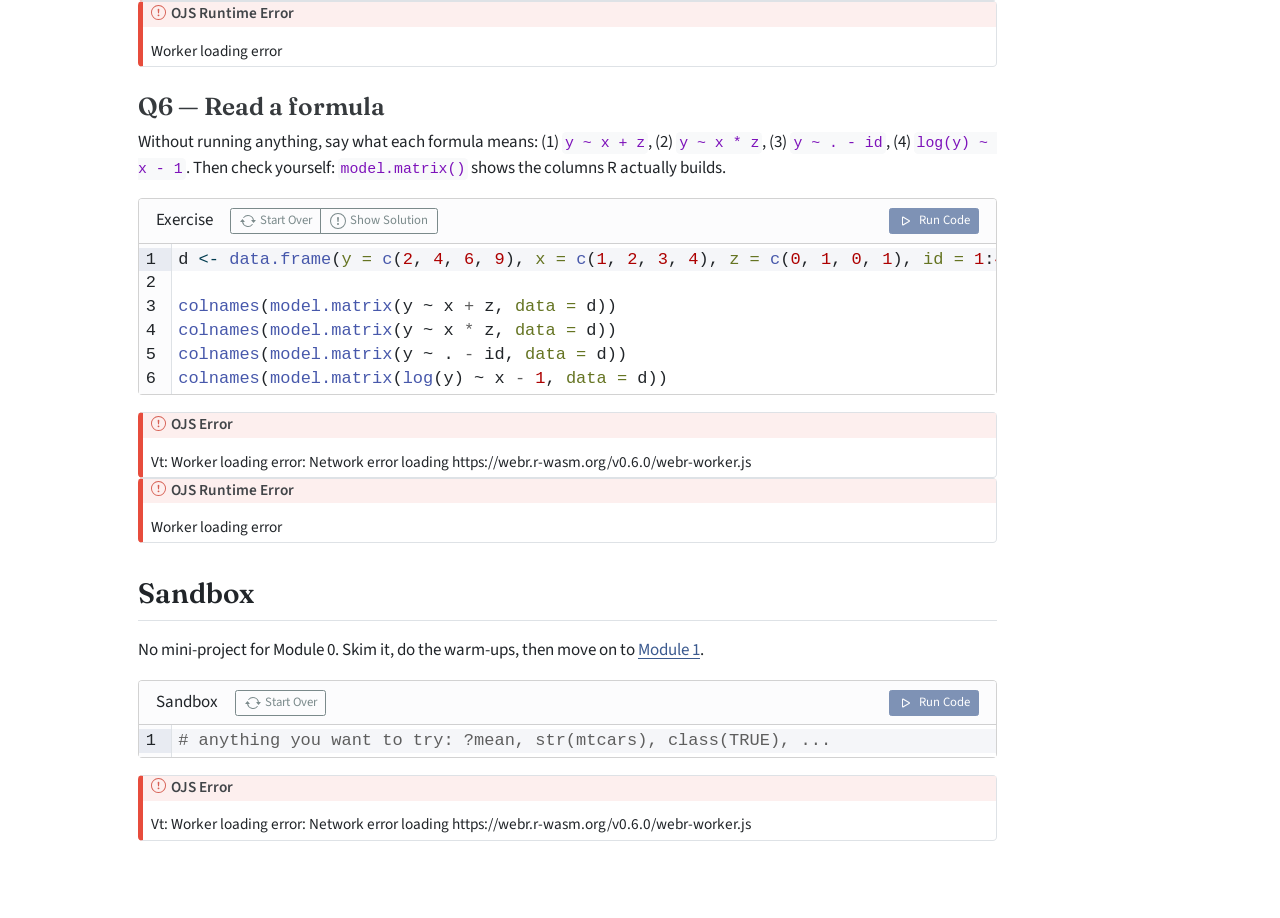
<file: docs/M0.html>
<!DOCTYPE html>
<html xmlns="http://www.w3.org/1999/xhtml" lang="en" xml:lang="en"><head>

<meta charset="utf-8">
<meta name="generator" content="quarto-1.7.32">

<meta name="viewport" content="width=device-width, initial-scale=1.0, user-scalable=yes">


<title>0 · R syntax primer – R Statistics &amp; GLMs</title>
<style>
code{white-space: pre-wrap;}
span.smallcaps{font-variant: small-caps;}
div.columns{display: flex; gap: min(4vw, 1.5em);}
div.column{flex: auto; overflow-x: auto;}
div.hanging-indent{margin-left: 1.5em; text-indent: -1.5em;}
ul.task-list{list-style: none;}
ul.task-list li input[type="checkbox"] {
  width: 0.8em;
  margin: 0 0.8em 0.2em -1em; /* quarto-specific, see https://github.com/quarto-dev/quarto-cli/issues/4556 */ 
  vertical-align: middle;
}
/* CSS for syntax highlighting */
html { -webkit-text-size-adjust: 100%; }
pre > code.sourceCode { white-space: pre; position: relative; }
pre > code.sourceCode > span { display: inline-block; line-height: 1.25; }
pre > code.sourceCode > span:empty { height: 1.2em; }
.sourceCode { overflow: visible; }
code.sourceCode > span { color: inherit; text-decoration: inherit; }
div.sourceCode { margin: 1em 0; }
pre.sourceCode { margin: 0; }
@media screen {
div.sourceCode { overflow: auto; }
}
@media print {
pre > code.sourceCode { white-space: pre-wrap; }
pre > code.sourceCode > span { text-indent: -5em; padding-left: 5em; }
}
pre.numberSource code
  { counter-reset: source-line 0; }
pre.numberSource code > span
  { position: relative; left: -4em; counter-increment: source-line; }
pre.numberSource code > span > a:first-child::before
  { content: counter(source-line);
    position: relative; left: -1em; text-align: right; vertical-align: baseline;
    border: none; display: inline-block;
    -webkit-touch-callout: none; -webkit-user-select: none;
    -khtml-user-select: none; -moz-user-select: none;
    -ms-user-select: none; user-select: none;
    padding: 0 4px; width: 4em;
  }
pre.numberSource { margin-left: 3em;  padding-left: 4px; }
div.sourceCode
  {   }
@media screen {
pre > code.sourceCode > span > a:first-child::before { text-decoration: underline; }
}
</style>


<script src="site_libs/quarto-nav/quarto-nav.js"></script>
<script src="site_libs/quarto-nav/headroom.min.js"></script>
<script src="site_libs/clipboard/clipboard.min.js"></script>
<script src="site_libs/quarto-search/autocomplete.umd.js"></script>
<script src="site_libs/quarto-search/fuse.min.js"></script>
<script src="site_libs/quarto-search/quarto-search.js"></script>
<meta name="quarto:offset" content="./">
<script src="site_libs/quarto-html/quarto.js" type="module"></script>
<script src="site_libs/quarto-html/tabsets/tabsets.js" type="module"></script>
<script src="site_libs/quarto-html/popper.min.js"></script>
<script src="site_libs/quarto-html/tippy.umd.min.js"></script>
<script src="site_libs/quarto-html/anchor.min.js"></script>
<link href="site_libs/quarto-html/tippy.css" rel="stylesheet">
<link href="site_libs/quarto-html/quarto-syntax-highlighting-37eea08aefeeee20ff55810ff984fec1.css" rel="stylesheet" class="quarto-color-scheme" id="quarto-text-highlighting-styles">
<link href="site_libs/quarto-html/quarto-syntax-highlighting-dark-2fef5ea3f8957b3e4ecc936fc74692ca.css" rel="stylesheet" class="quarto-color-scheme quarto-color-alternate" id="quarto-text-highlighting-styles">
<link href="site_libs/quarto-html/quarto-syntax-highlighting-37eea08aefeeee20ff55810ff984fec1.css" rel="stylesheet" class="quarto-color-scheme-extra" id="quarto-text-highlighting-styles">
<script src="site_libs/bootstrap/bootstrap.min.js"></script>
<link href="site_libs/bootstrap/bootstrap-icons.css" rel="stylesheet">
<link href="site_libs/bootstrap/bootstrap-41dbbc9f49e065dd020471f38b94c258.min.css" rel="stylesheet" append-hash="true" class="quarto-color-scheme" id="quarto-bootstrap" data-mode="light">
<link href="site_libs/bootstrap/bootstrap-dark-4a817dc4b170a6e27ef366cccdca430c.min.css" rel="stylesheet" append-hash="true" class="quarto-color-scheme quarto-color-alternate" id="quarto-bootstrap" data-mode="dark">
<link href="site_libs/bootstrap/bootstrap-41dbbc9f49e065dd020471f38b94c258.min.css" rel="stylesheet" append-hash="true" class="quarto-color-scheme-extra" id="quarto-bootstrap" data-mode="light">
<script src="site_libs/quarto-contrib/live-runtime/live-runtime.js" type="module"></script>
<link href="site_libs/quarto-contrib/live-runtime/live-runtime.css" rel="stylesheet">
<script id="quarto-search-options" type="application/json">{
  "location": "navbar",
  "copy-button": false,
  "collapse-after": 3,
  "panel-placement": "end",
  "type": "overlay",
  "limit": 50,
  "keyboard-shortcut": [
    "f",
    "/",
    "s"
  ],
  "show-item-context": false,
  "language": {
    "search-no-results-text": "No results",
    "search-matching-documents-text": "matching documents",
    "search-copy-link-title": "Copy link to search",
    "search-hide-matches-text": "Hide additional matches",
    "search-more-match-text": "more match in this document",
    "search-more-matches-text": "more matches in this document",
    "search-clear-button-title": "Clear",
    "search-text-placeholder": "",
    "search-detached-cancel-button-title": "Cancel",
    "search-submit-button-title": "Submit",
    "search-label": "Search"
  }
}</script>
<script type="module" src="site_libs/quarto-ojs/quarto-ojs-runtime.js"></script>
<link href="site_libs/quarto-ojs/quarto-ojs.css" rel="stylesheet">


</head>

<body class="nav-fixed quarto-light"><script id="quarto-html-before-body" type="application/javascript">
    const toggleBodyColorMode = (bsSheetEl) => {
      const mode = bsSheetEl.getAttribute("data-mode");
      const bodyEl = window.document.querySelector("body");
      if (mode === "dark") {
        bodyEl.classList.add("quarto-dark");
        bodyEl.classList.remove("quarto-light");
      } else {
        bodyEl.classList.add("quarto-light");
        bodyEl.classList.remove("quarto-dark");
      }
    }
    const toggleBodyColorPrimary = () => {
      const bsSheetEl = window.document.querySelector("link#quarto-bootstrap:not([rel=disabled-stylesheet])");
      if (bsSheetEl) {
        toggleBodyColorMode(bsSheetEl);
      }
    }
    const setColorSchemeToggle = (alternate) => {
      const toggles = window.document.querySelectorAll('.quarto-color-scheme-toggle');
      for (let i=0; i < toggles.length; i++) {
        const toggle = toggles[i];
        if (toggle) {
          if (alternate) {
            toggle.classList.add("alternate");
          } else {
            toggle.classList.remove("alternate");
          }
        }
      }
    };
    const toggleColorMode = (alternate) => {
      // Switch the stylesheets
      const primaryStylesheets = window.document.querySelectorAll('link.quarto-color-scheme:not(.quarto-color-alternate)');
      const alternateStylesheets = window.document.querySelectorAll('link.quarto-color-scheme.quarto-color-alternate');
      manageTransitions('#quarto-margin-sidebar .nav-link', false);
      if (alternate) {
        // note: dark is layered on light, we don't disable primary!
        enableStylesheet(alternateStylesheets);
        for (const sheetNode of alternateStylesheets) {
          if (sheetNode.id === "quarto-bootstrap") {
            toggleBodyColorMode(sheetNode);
          }
        }
      } else {
        disableStylesheet(alternateStylesheets);
        enableStylesheet(primaryStylesheets)
        toggleBodyColorPrimary();
      }
      manageTransitions('#quarto-margin-sidebar .nav-link', true);
      // Switch the toggles
      setColorSchemeToggle(alternate)
      // Hack to workaround the fact that safari doesn't
      // properly recolor the scrollbar when toggling (#1455)
      if (navigator.userAgent.indexOf('Safari') > 0 && navigator.userAgent.indexOf('Chrome') == -1) {
        manageTransitions("body", false);
        window.scrollTo(0, 1);
        setTimeout(() => {
          window.scrollTo(0, 0);
          manageTransitions("body", true);
        }, 40);
      }
    }
    const disableStylesheet = (stylesheets) => {
      for (let i=0; i < stylesheets.length; i++) {
        const stylesheet = stylesheets[i];
        stylesheet.rel = 'disabled-stylesheet';
      }
    }
    const enableStylesheet = (stylesheets) => {
      for (let i=0; i < stylesheets.length; i++) {
        const stylesheet = stylesheets[i];
        if(stylesheet.rel !== 'stylesheet') { // for Chrome, which will still FOUC without this check
          stylesheet.rel = 'stylesheet';
        }
      }
    }
    const manageTransitions = (selector, allowTransitions) => {
      const els = window.document.querySelectorAll(selector);
      for (let i=0; i < els.length; i++) {
        const el = els[i];
        if (allowTransitions) {
          el.classList.remove('notransition');
        } else {
          el.classList.add('notransition');
        }
      }
    }
    const isFileUrl = () => {
      return window.location.protocol === 'file:';
    }
    const hasAlternateSentinel = () => {
      let styleSentinel = getColorSchemeSentinel();
      if (styleSentinel !== null) {
        return styleSentinel === "alternate";
      } else {
        return false;
      }
    }
    const setStyleSentinel = (alternate) => {
      const value = alternate ? "alternate" : "default";
      if (!isFileUrl()) {
        window.localStorage.setItem("quarto-color-scheme", value);
      } else {
        localAlternateSentinel = value;
      }
    }
    const getColorSchemeSentinel = () => {
      if (!isFileUrl()) {
        const storageValue = window.localStorage.getItem("quarto-color-scheme");
        return storageValue != null ? storageValue : localAlternateSentinel;
      } else {
        return localAlternateSentinel;
      }
    }
    const toggleGiscusIfUsed = (isAlternate, darkModeDefault) => {
      const baseTheme = document.querySelector('#giscus-base-theme')?.value ?? 'light';
      const alternateTheme = document.querySelector('#giscus-alt-theme')?.value ?? 'dark';
      let newTheme = '';
      if(authorPrefersDark) {
        newTheme = isAlternate ? baseTheme : alternateTheme;
      } else {
        newTheme = isAlternate ? alternateTheme : baseTheme;
      }
      const changeGiscusTheme = () => {
        // From: https://github.com/giscus/giscus/issues/336
        const sendMessage = (message) => {
          const iframe = document.querySelector('iframe.giscus-frame');
          if (!iframe) return;
          iframe.contentWindow.postMessage({ giscus: message }, 'https://giscus.app');
        }
        sendMessage({
          setConfig: {
            theme: newTheme
          }
        });
      }
      const isGiscussLoaded = window.document.querySelector('iframe.giscus-frame') !== null;
      if (isGiscussLoaded) {
        changeGiscusTheme();
      }
    };
    const authorPrefersDark = false;
    const darkModeDefault = authorPrefersDark;
      document.querySelector('link#quarto-text-highlighting-styles.quarto-color-scheme-extra').rel = 'disabled-stylesheet';
      document.querySelector('link#quarto-bootstrap.quarto-color-scheme-extra').rel = 'disabled-stylesheet';
    let localAlternateSentinel = darkModeDefault ? 'alternate' : 'default';
    // Dark / light mode switch
    window.quartoToggleColorScheme = () => {
      // Read the current dark / light value
      let toAlternate = !hasAlternateSentinel();
      toggleColorMode(toAlternate);
      setStyleSentinel(toAlternate);
      toggleGiscusIfUsed(toAlternate, darkModeDefault);
      window.dispatchEvent(new Event('resize'));
    };
    // Switch to dark mode if need be
    if (hasAlternateSentinel()) {
      toggleColorMode(true);
    } else {
      toggleColorMode(false);
    }
  </script>

<div id="quarto-search-results"></div>
  <header id="quarto-header" class="headroom fixed-top">
    <nav class="navbar navbar-expand-lg " data-bs-theme="dark">
      <div class="navbar-container container-fluid">
      <div class="navbar-brand-container mx-auto">
    <a class="navbar-brand" href="./index.html">
    <span class="navbar-title">R Statistics &amp; GLMs</span>
    </a>
  </div>
            <div id="quarto-search" class="" title="Search"></div>
          <button class="navbar-toggler" type="button" data-bs-toggle="collapse" data-bs-target="#navbarCollapse" aria-controls="navbarCollapse" role="menu" aria-expanded="false" aria-label="Toggle navigation" onclick="if (window.quartoToggleHeadroom) { window.quartoToggleHeadroom(); }">
  <span class="navbar-toggler-icon"></span>
</button>
          <div class="collapse navbar-collapse" id="navbarCollapse">
            <ul class="navbar-nav navbar-nav-scroll me-auto">
  <li class="nav-item">
    <a class="nav-link" href="./index.html"> 
<span class="menu-text">Overview</span></a>
  </li>  
  <li class="nav-item dropdown ">
    <a class="nav-link dropdown-toggle" href="#" id="nav-menu-foundations" role="link" data-bs-toggle="dropdown" aria-expanded="false">
 <span class="menu-text">Foundations</span>
    </a>
    <ul class="dropdown-menu" aria-labelledby="nav-menu-foundations">    
        <li>
    <a class="dropdown-item" href="./M0.html">
 <span class="dropdown-text">0 · R syntax primer</span></a>
  </li>  
        <li>
    <a class="dropdown-item" href="./M1.html">
 <span class="dropdown-text">1 · R foundations</span></a>
  </li>  
        <li>
    <a class="dropdown-item" href="./M2.html">
 <span class="dropdown-text">2 · Distributions &amp; simulation</span></a>
  </li>  
        <li>
    <a class="dropdown-item" href="./M3.html">
 <span class="dropdown-text">3 · Classical inference</span></a>
  </li>  
    </ul>
  </li>
  <li class="nav-item dropdown ">
    <a class="nav-link dropdown-toggle" href="#" id="nav-menu-linear-models" role="link" data-bs-toggle="dropdown" aria-expanded="false">
 <span class="menu-text">Linear models</span>
    </a>
    <ul class="dropdown-menu" aria-labelledby="nav-menu-linear-models">    
        <li>
    <a class="dropdown-item" href="./M4.html">
 <span class="dropdown-text">4 · Linear regression</span></a>
  </li>  
        <li>
    <a class="dropdown-item" href="./M5.html">
 <span class="dropdown-text">5 · Diagnostics</span></a>
  </li>  
    </ul>
  </li>
  <li class="nav-item dropdown ">
    <a class="nav-link dropdown-toggle" href="#" id="nav-menu-glms" role="link" data-bs-toggle="dropdown" aria-expanded="false">
 <span class="menu-text">GLMs</span>
    </a>
    <ul class="dropdown-menu" aria-labelledby="nav-menu-glms">    
        <li>
    <a class="dropdown-item" href="./M6.html">
 <span class="dropdown-text">6 · The GLM framework</span></a>
  </li>  
        <li>
    <a class="dropdown-item" href="./M7.html">
 <span class="dropdown-text">7 · Logistic regression</span></a>
  </li>  
        <li>
    <a class="dropdown-item" href="./M8.html">
 <span class="dropdown-text">8 · Counts &amp; mixed models</span></a>
  </li>  
    </ul>
  </li>
  <li class="nav-item">
    <a class="nav-link" href="./M9.html"> 
<span class="menu-text">9 · Capstone</span></a>
  </li>  
</ul>
          </div> <!-- /navcollapse -->
            <div class="quarto-navbar-tools">
  <a href="" class="quarto-color-scheme-toggle quarto-navigation-tool  px-1" onclick="window.quartoToggleColorScheme(); return false;" title="Toggle dark mode"><i class="bi"></i></a>
</div>
      </div> <!-- /container-fluid -->
    </nav>
</header>
<!-- content -->
<div id="quarto-content" class="quarto-container page-columns page-rows-contents page-layout-article page-navbar">
<!-- sidebar -->
<!-- margin-sidebar -->
    <div id="quarto-margin-sidebar" class="sidebar margin-sidebar">
        <nav id="TOC" role="doc-toc" class="toc-active">
    <h2 id="toc-title">On this page</h2>
   
  <ul class="collapse">
  <li><a href="#try-it-the-syntax-in-one-box" id="toc-try-it-the-syntax-in-one-box" class="nav-link active" data-scroll-target="#try-it-the-syntax-in-one-box">Try it: the syntax in one box</a></li>
  <li><a href="#cheat-sheet" id="toc-cheat-sheet" class="nav-link" data-scroll-target="#cheat-sheet">Cheat sheet</a></li>
  <li><a href="#exercises" id="toc-exercises" class="nav-link" data-scroll-target="#exercises">Exercises</a></li>
  <li><a href="#sandbox" id="toc-sandbox" class="nav-link" data-scroll-target="#sandbox">Sandbox</a></li>
  </ul>
</nav>
    </div>
<!-- main -->
<main class="content" id="quarto-document-content">


<header id="title-block-header" class="quarto-title-block default">
<div class="quarto-title">
<h1 class="title">0 · R syntax primer</h1>
<p class="subtitle lead">Assignment, subsetting, factors, formulas, pipes and functions</p>
</div>



<div class="quarto-title-meta">

    
  
    
  </div>
  


</header>


<div class="callout callout-style-default callout-note callout-titled">
<div class="callout-header d-flex align-content-center" data-bs-toggle="collapse" data-bs-target=".callout-1-contents" aria-controls="callout-1" aria-expanded="false" aria-label="Toggle callout">
<div class="callout-icon-container">
<i class="callout-icon"></i>
</div>
<div class="callout-title-container flex-fill">
Course data (loads automatically; click to see the code)
</div>
<div class="callout-btn-toggle d-inline-block border-0 py-1 ps-1 pe-0 float-end"><i class="callout-toggle"></i></div>
</div>
<div id="callout-1" class="callout-1-contents callout-collapse collapse">
<div class="callout-body-container callout-body">
<p>R runs inside your browser. The first visit downloads R and the packages, which takes 20–40 seconds; after that the browser caches them. Wait for this block to finish before running exercises.</p>
<div class="cell" data-autorun="true" data-edit="false">
<div>
<div id="webr-1" class="exercise-cell">

</div>
<script type="webr-1-contents">
[base64]
</script>
</div>
</div>
</div>
</div>
</div>
<p>A quick reference for R’s syntax quirks before Module 1. Skim if you’re comfortable; come back whenever a later module uses something you don’t recognise. The goal is that when you see something like the line below, you can read what’s happening.</p>
<div class="sourceCode" id="cb1"><pre class="sourceCode r code-with-copy"><code class="sourceCode r"><span id="cb1-1"><a href="#cb1-1" aria-hidden="true" tabindex="-1"></a>blot <span class="sc">|&gt;</span> <span class="fu">filter</span>(Genotype <span class="sc">==</span> <span class="st">"WT"</span>) <span class="sc">|&gt;</span> <span class="fu">pull</span>(Ratio)</span></code><button title="Copy to Clipboard" class="code-copy-button"><i class="bi"></i></button></pre></div>
<section id="try-it-the-syntax-in-one-box" class="level2">
<h2 class="anchored" data-anchor-id="try-it-the-syntax-in-one-box">Try it: the syntax in one box</h2>
<p>Run this, then change things and run it again. Nothing here can break anything.</p>
<div class="cell" data-caption="Syntax playground">
<div>
<div id="webr-2" class="exercise-cell">

</div>
<script type="webr-2-contents">
[base64]
</script>
</div>
</div>
</section>
<section id="cheat-sheet" class="level2">
<h2 class="anchored" data-anchor-id="cheat-sheet">Cheat sheet</h2>
<table class="caption-top table">
<colgroup>
<col style="width: 50%">
<col style="width: 50%">
</colgroup>
<thead>
<tr class="header">
<th>Topic</th>
<th>The thing to remember</th>
</tr>
</thead>
<tbody>
<tr class="odd">
<td>Assignment</td>
<td><code>x &lt;- 5</code>. Keep <code>=</code> for named arguments inside function calls.</td>
</tr>
<tr class="even">
<td>Types</td>
<td><code>numeric</code>, <code>integer</code> (<code>3L</code>), <code>character</code>, <code>logical</code> (<code>TRUE</code>/<code>FALSE</code>, never <code>T</code>/<code>F</code>), <code>factor</code>, <code>NA</code>. Check with <code>class()</code> and <code>str()</code>.</td>
</tr>
<tr class="odd">
<td>Vectors</td>
<td>Everything is a vector; arithmetic is vectorised; shorter vectors are <strong>recycled</strong>.</td>
</tr>
<tr class="even">
<td>Subsetting</td>
<td><code>$</code> and <code>[[...]]</code> pull a column out as a vector; a single <code>[...]</code> keeps you in data-frame world. <code>x[-1]</code> drops the first element.</td>
</tr>
<tr class="odd">
<td>Factors</td>
<td>Level order sets the reference level. Set it yourself: <code>factor(g, levels = c("WT", "HET", "KO", "RESCUE"))</code>. Use <code>droplevels()</code> after filtering.</td>
</tr>
<tr class="even">
<td>Formulas</td>
<td><code>y ~ x + z</code> main effects; <code>y ~ x * z</code> adds <code>x:z</code>; <code>y ~ .</code> all other columns; <code>- 1</code> removes the intercept.</td>
</tr>
<tr class="odd">
<td>Pipes</td>
<td><code>a |&gt; f() |&gt; g()</code> reads left to right and means <code>g(f(a))</code>.</td>
</tr>
<tr class="even">
<td>Functions</td>
<td><code>f &lt;- function(x, na.rm = TRUE) { ... }</code>; the last expression is returned. <code>...</code> passes extra arguments along.</td>
</tr>
<tr class="odd">
<td>NA</td>
<td>Viral: <code>mean(c(1, NA))</code> is <code>NA</code>. Test with <code>is.na()</code>, never <code>== NA</code>.</td>
</tr>
<tr class="even">
<td>Packages</td>
<td><code>install.packages()</code> once, <code>library()</code> each session, or <code>pkg::fun()</code> without loading.</td>
</tr>
<tr class="odd">
<td>Help</td>
<td><code>?mean</code>, <code>?"["</code>, <code>??anova</code>.</td>
</tr>
</tbody>
</table>
<section id="common-gotchas" class="level3">
<h3 class="anchored" data-anchor-id="common-gotchas">Common gotchas</h3>
<table class="caption-top table">
<colgroup>
<col style="width: 50%">
<col style="width: 50%">
</colgroup>
<thead>
<tr class="header">
<th>Gotcha</th>
<th>Fix</th>
</tr>
</thead>
<tbody>
<tr class="odd">
<td>Numeric columns import from CSV as character</td>
<td><code>str(df)</code> to check types; <code>type.convert()</code></td>
</tr>
<tr class="even">
<td>Factor levels in the wrong (alphabetical) order</td>
<td><code>factor(x, levels = c(...))</code> explicitly</td>
</tr>
<tr class="odd">
<td><code>mean(x)</code> returns <code>NA</code></td>
<td>Add <code>na.rm = TRUE</code></td>
</tr>
<tr class="even">
<td>Single <code>[...]</code> returns a data frame, not a vector</td>
<td>Use <code>[[...]]</code> or <code>$</code></td>
</tr>
<tr class="odd">
<td>Comparing to <code>NA</code> with <code>==</code> returns <code>NA</code></td>
<td>Use <code>is.na()</code></td>
</tr>
<tr class="even">
<td>Row names silently dropped after subsetting</td>
<td>Move IDs into a real column</td>
</tr>
</tbody>
</table>
</section>
</section>
<section id="exercises" class="level2">
<h2 class="anchored" data-anchor-id="exercises">Exercises</h2>
<p>Short warm-ups. If any takes more than a minute, that’s the section of the cheat sheet to reread.</p>
<section id="q1-vector-subsetting" class="level3">
<h3 class="anchored" data-anchor-id="q1-vector-subsetting">Q1 — Vector subsetting</h3>
<p>Using <code>x</code>, produce: (1) the element named <code>"c"</code>; (2) all elements greater than 25; (3) every element except <code>"a"</code>; (4) the elements at positions 2 and 4.</p>
<div class="cell" data-exercise="m0q1">
<div>
<div id="webr-3" class="exercise-cell">

</div>
<script type="webr-3-contents">
[base64]
</script>
</div>
</div>
<div class="hint webr-ojs-exercise exercise-hint d-none" data-exercise="m0q1">
<p>Names go in quotes. A negative index drops that position. Several positions go inside <code>c()</code>.</p>
</div>
<div class="webr-ojs-exercise exercise-solution d-none" data-exercise="m0q1">
<div class="sourceCode" id="cb2"><pre class="sourceCode r code-with-copy"><code class="sourceCode r"><span id="cb2-1"><a href="#cb2-1" aria-hidden="true" tabindex="-1"></a>x[<span class="st">"c"</span>]           <span class="co"># named</span></span>
<span id="cb2-2"><a href="#cb2-2" aria-hidden="true" tabindex="-1"></a>x[x <span class="sc">&gt;</span> <span class="dv">25</span>]        <span class="co"># logical</span></span>
<span id="cb2-3"><a href="#cb2-3" aria-hidden="true" tabindex="-1"></a>x[<span class="sc">-</span><span class="dv">1</span>]            <span class="co"># negative indexing</span></span>
<span id="cb2-4"><a href="#cb2-4" aria-hidden="true" tabindex="-1"></a>x[<span class="fu">c</span>(<span class="dv">2</span>, <span class="dv">4</span>)]       <span class="co"># positional</span></span></code><button title="Copy to Clipboard" class="code-copy-button"><i class="bi"></i></button></pre></div>
</div>
</section>
<section id="q2-data-frame-access-four-ways" class="level3">
<h3 class="anchored" data-anchor-id="q2-data-frame-access-four-ways">Q2 — Data frame access, four ways</h3>
<p>Extract the <code>value</code> column as a <strong>vector</strong> using four different syntaxes. Then run <code>class()</code> on <code>df["value"]</code> to see why it isn’t one of them.</p>
<div class="cell" data-exercise="m0q2">
<div>
<div id="webr-4" class="exercise-cell">

</div>
<script type="webr-4-contents">
[base64]
</script>
</div>
</div>
<div class="webr-ojs-exercise exercise-solution d-none" data-exercise="m0q2">
<div class="sourceCode" id="cb3"><pre class="sourceCode r code-with-copy"><code class="sourceCode r"><span id="cb3-1"><a href="#cb3-1" aria-hidden="true" tabindex="-1"></a>df<span class="sc">$</span>value</span>
<span id="cb3-2"><a href="#cb3-2" aria-hidden="true" tabindex="-1"></a>df[[<span class="st">"value"</span>]]</span>
<span id="cb3-3"><a href="#cb3-3" aria-hidden="true" tabindex="-1"></a>df[, <span class="st">"value"</span>]</span>
<span id="cb3-4"><a href="#cb3-4" aria-hidden="true" tabindex="-1"></a>df[, <span class="dv">2</span>]</span></code><button title="Copy to Clipboard" class="code-copy-button"><i class="bi"></i></button></pre></div>
<p><code>df["value"]</code> and <code>df[, "value", drop = FALSE]</code> return a <strong>one-column data frame</strong>, not a vector. This distinction bites people constantly.</p>
</div>
</section>
<section id="q3-factors-and-reference-levels" class="level3">
<h3 class="anchored" data-anchor-id="q3-factors-and-reference-levels">Q3 — Factors and reference levels</h3>
<p>Turn <code>g</code> into a factor with <strong>WT as the reference level</strong> and the order WT → HET → KO → RESCUE, then confirm with <code>levels()</code>. Compare with what <code>factor(g)</code> does on its own.</p>
<div class="cell" data-exercise="m0q3">
<div>
<div id="webr-5" class="exercise-cell">

</div>
<script type="webr-5-contents">
[base64]
</script>
</div>
</div>
<div class="hint webr-ojs-exercise exercise-hint d-none" data-exercise="m0q3">
<p><code>levels = c("WT", "HET", "KO", "RESCUE")</code></p>
</div>
<div class="webr-ojs-exercise exercise-solution d-none" data-exercise="m0q3">
<div class="sourceCode" id="cb4"><pre class="sourceCode r code-with-copy"><code class="sourceCode r"><span id="cb4-1"><a href="#cb4-1" aria-hidden="true" tabindex="-1"></a>gf <span class="ot">&lt;-</span> <span class="fu">factor</span>(g, <span class="at">levels =</span> <span class="fu">c</span>(<span class="st">"WT"</span>, <span class="st">"HET"</span>, <span class="st">"KO"</span>, <span class="st">"RESCUE"</span>))</span>
<span id="cb4-2"><a href="#cb4-2" aria-hidden="true" tabindex="-1"></a><span class="fu">levels</span>(gf)</span></code><button title="Copy to Clipboard" class="code-copy-button"><i class="bi"></i></button></pre></div>
<p>The default puts <code>HET</code> first, so every regression coefficient would be relative to HET instead of WT.</p>
</div>
</section>
<section id="q4-chain-with-the-pipe" class="level3">
<h3 class="anchored" data-anchor-id="q4-chain-with-the-pipe">Q4 — Chain with the pipe</h3>
<p>Using <code>mtcars</code> and the native pipe, write <strong>one</strong> pipeline that keeps cars with <code>cyl == 6</code>, selects <code>mpg</code>, <code>hp</code> and <code>wt</code>, sorts by descending <code>mpg</code>, and returns the top 3 rows.</p>
<div class="cell" data-exercise="m0q4">
<div>
<div id="webr-6" class="exercise-cell">

</div>
<script type="webr-6-contents">
[base64]
</script>
</div>
</div>
<div class="hint webr-ojs-exercise exercise-hint d-none" data-exercise="m0q4">
<p><code>filter(cyl == 6)</code>, <code>select(mpg, hp, wt)</code>, <code>arrange(desc(mpg))</code>.</p>
</div>
<div class="webr-ojs-exercise exercise-solution d-none" data-exercise="m0q4">
<div class="sourceCode" id="cb5"><pre class="sourceCode r code-with-copy"><code class="sourceCode r"><span id="cb5-1"><a href="#cb5-1" aria-hidden="true" tabindex="-1"></a>mtcars <span class="sc">|&gt;</span></span>
<span id="cb5-2"><a href="#cb5-2" aria-hidden="true" tabindex="-1"></a>  <span class="fu">filter</span>(cyl <span class="sc">==</span> <span class="dv">6</span>) <span class="sc">|&gt;</span></span>
<span id="cb5-3"><a href="#cb5-3" aria-hidden="true" tabindex="-1"></a>  <span class="fu">select</span>(mpg, hp, wt) <span class="sc">|&gt;</span></span>
<span id="cb5-4"><a href="#cb5-4" aria-hidden="true" tabindex="-1"></a>  <span class="fu">arrange</span>(<span class="fu">desc</span>(mpg)) <span class="sc">|&gt;</span></span>
<span id="cb5-5"><a href="#cb5-5" aria-hidden="true" tabindex="-1"></a>  <span class="fu">head</span>(<span class="dv">3</span>)</span></code><button title="Copy to Clipboard" class="code-copy-button"><i class="bi"></i></button></pre></div>
</div>
</section>
<section id="q5-write-a-function" class="level3">
<h3 class="anchored" data-anchor-id="q5-write-a-function">Q5 — Write a function</h3>
<p>Write <code>mean_ci(x, level = 0.95)</code> returning a named vector with the mean and the lower and upper bounds of a Normal-approximation confidence interval. Handle <code>NA</code>s.</p>
<div class="cell" data-exercise="m0q5">
<div>
<div id="webr-7" class="exercise-cell">

</div>
<script type="webr-7-contents">
[base64]
</script>
</div>
</div>
<div class="hint webr-ojs-exercise exercise-hint d-none" data-exercise="m0q5">
<p>Keep non-missing values with <code>!is.na(x)</code>. The SE divides by <code>sqrt(length(x))</code>. The bounds are <code>m - z * se</code> and <code>m + z * se</code>.</p>
</div>
<div class="webr-ojs-exercise exercise-solution d-none" data-exercise="m0q5">
<div class="sourceCode" id="cb6"><pre class="sourceCode r code-with-copy"><code class="sourceCode r"><span id="cb6-1"><a href="#cb6-1" aria-hidden="true" tabindex="-1"></a>mean_ci <span class="ot">&lt;-</span> <span class="cf">function</span>(x, <span class="at">level =</span> <span class="fl">0.95</span>) {</span>
<span id="cb6-2"><a href="#cb6-2" aria-hidden="true" tabindex="-1"></a>  x  <span class="ot">&lt;-</span> x[<span class="sc">!</span><span class="fu">is.na</span>(x)]</span>
<span id="cb6-3"><a href="#cb6-3" aria-hidden="true" tabindex="-1"></a>  m  <span class="ot">&lt;-</span> <span class="fu">mean</span>(x)</span>
<span id="cb6-4"><a href="#cb6-4" aria-hidden="true" tabindex="-1"></a>  se <span class="ot">&lt;-</span> <span class="fu">sd</span>(x) <span class="sc">/</span> <span class="fu">sqrt</span>(<span class="fu">length</span>(x))</span>
<span id="cb6-5"><a href="#cb6-5" aria-hidden="true" tabindex="-1"></a>  z  <span class="ot">&lt;-</span> <span class="fu">qnorm</span>(<span class="dv">1</span> <span class="sc">-</span> (<span class="dv">1</span> <span class="sc">-</span> level) <span class="sc">/</span> <span class="dv">2</span>)</span>
<span id="cb6-6"><a href="#cb6-6" aria-hidden="true" tabindex="-1"></a>  <span class="fu">c</span>(<span class="at">mean =</span> m, <span class="at">lower =</span> m <span class="sc">-</span> z <span class="sc">*</span> se, <span class="at">upper =</span> m <span class="sc">+</span> z <span class="sc">*</span> se)</span>
<span id="cb6-7"><a href="#cb6-7" aria-hidden="true" tabindex="-1"></a>}</span></code><button title="Copy to Clipboard" class="code-copy-button"><i class="bi"></i></button></pre></div>
</div>
</section>
<section id="q6-read-a-formula" class="level3">
<h3 class="anchored" data-anchor-id="q6-read-a-formula">Q6 — Read a formula</h3>
<p>Without running anything, say what each formula means: (1) <code>y ~ x + z</code>, (2) <code>y ~ x * z</code>, (3) <code>y ~ . - id</code>, (4) <code>log(y) ~ x - 1</code>. Then check yourself: <code>model.matrix()</code> shows the columns R actually builds.</p>
<div class="cell" data-exercise="m0q6">
<div>
<div id="webr-8" class="exercise-cell">

</div>
<script type="webr-8-contents">
[base64]
</script>
</div>
</div>
<div class="webr-ojs-exercise exercise-solution d-none" data-exercise="m0q6">
<ol type="1">
<li><code>y</code> explained by main effects of <code>x</code> and <code>z</code> (no interaction).</li>
<li><code>y</code> explained by main effects <strong>and</strong> the <code>x:z</code> interaction.</li>
<li><code>y</code> explained by all other columns in <code>data</code> <strong>except</strong> <code>id</code>.</li>
<li><code>log(y)</code> explained by <code>x</code> with <strong>no intercept</strong> (the fitted <code>log(y)</code> is forced through 0 when <code>x = 0</code>).</li>
</ol>
</div>
</section>
</section>
<section id="sandbox" class="level2">
<h2 class="anchored" data-anchor-id="sandbox">Sandbox</h2>
<p>No mini-project for Module 0. Skim it, do the warm-ups, then move on to <a href="./M1.html">Module 1</a>.</p>
<div class="cell" data-caption="Sandbox">
<div>
<div id="webr-9" class="exercise-cell">

</div>
<script type="webr-9-contents">
[base64]/bWVhbiwgc3RyKG10Y2FycyksIGNsYXNzKFRSVUUpLCAuLi4ifQ==
</script>
</div>
</div>


<script type="webr-data">
[base64]
</script>
<script type="ojs-module-contents">
[base64]
</script>
<div id="exercise-loading-indicator" class="exercise-loading-indicator d-none d-flex align-items-center gap-2">
<div id="exercise-loading-status" class="d-flex gap-2">

</div>
<div class="spinner-grow spinner-grow-sm">

</div>
</div>
<script type="vfs-file">
WyJkYXRhL3dlc3Rlcm5fYmxvdF9leGFtcGxlLmNzdiJd
</script>
</section>

</main> <!-- /main -->
<script type="ojs-module-contents">
eyJjb250ZW50cyI6W119
</script>
<script type="module">
if (window.location.protocol === "file:") { alert("The OJS runtime does not work with file:// URLs. Please use a web server to view this document."); }
window._ojs.paths.runtimeToDoc = "../..";
window._ojs.paths.runtimeToRoot = "../..";
window._ojs.paths.docToRoot = "";
window._ojs.selfContained = false;
window._ojs.runtime.interpretFromScriptTags();
</script>
<script id="quarto-html-after-body" type="application/javascript">
  window.document.addEventListener("DOMContentLoaded", function (event) {
    // Ensure there is a toggle, if there isn't float one in the top right
    if (window.document.querySelector('.quarto-color-scheme-toggle') === null) {
      const a = window.document.createElement('a');
      a.classList.add('top-right');
      a.classList.add('quarto-color-scheme-toggle');
      a.href = "";
      a.onclick = function() { try { window.quartoToggleColorScheme(); } catch {} return false; };
      const i = window.document.createElement("i");
      i.classList.add('bi');
      a.appendChild(i);
      window.document.body.appendChild(a);
    }
    setColorSchemeToggle(hasAlternateSentinel())
    const icon = "";
    const anchorJS = new window.AnchorJS();
    anchorJS.options = {
      placement: 'right',
      icon: icon
    };
    anchorJS.add('.anchored');
    const isCodeAnnotation = (el) => {
      for (const clz of el.classList) {
        if (clz.startsWith('code-annotation-')) {                     
          return true;
        }
      }
      return false;
    }
    const onCopySuccess = function(e) {
      // button target
      const button = e.trigger;
      // don't keep focus
      button.blur();
      // flash "checked"
      button.classList.add('code-copy-button-checked');
      var currentTitle = button.getAttribute("title");
      button.setAttribute("title", "Copied!");
      let tooltip;
      if (window.bootstrap) {
        button.setAttribute("data-bs-toggle", "tooltip");
        button.setAttribute("data-bs-placement", "left");
        button.setAttribute("data-bs-title", "Copied!");
        tooltip = new bootstrap.Tooltip(button, 
          { trigger: "manual", 
            customClass: "code-copy-button-tooltip",
            offset: [0, -8]});
        tooltip.show();    
      }
      setTimeout(function() {
        if (tooltip) {
          tooltip.hide();
          button.removeAttribute("data-bs-title");
          button.removeAttribute("data-bs-toggle");
          button.removeAttribute("data-bs-placement");
        }
        button.setAttribute("title", currentTitle);
        button.classList.remove('code-copy-button-checked');
      }, 1000);
      // clear code selection
      e.clearSelection();
    }
    const getTextToCopy = function(trigger) {
        const codeEl = trigger.previousElementSibling.cloneNode(true);
        for (const childEl of codeEl.children) {
          if (isCodeAnnotation(childEl)) {
            childEl.remove();
          }
        }
        return codeEl.innerText;
    }
    const clipboard = new window.ClipboardJS('.code-copy-button:not([data-in-quarto-modal])', {
      text: getTextToCopy
    });
    clipboard.on('success', onCopySuccess);
    if (window.document.getElementById('quarto-embedded-source-code-modal')) {
      const clipboardModal = new window.ClipboardJS('.code-copy-button[data-in-quarto-modal]', {
        text: getTextToCopy,
        container: window.document.getElementById('quarto-embedded-source-code-modal')
      });
      clipboardModal.on('success', onCopySuccess);
    }
      var localhostRegex = new RegExp(/^(?:http|https):\/\/localhost\:?[0-9]*\//);
      var mailtoRegex = new RegExp(/^mailto:/);
        var filterRegex = new RegExp('/' + window.location.host + '/');
      var isInternal = (href) => {
          return filterRegex.test(href) || localhostRegex.test(href) || mailtoRegex.test(href);
      }
      // Inspect non-navigation links and adorn them if external
     var links = window.document.querySelectorAll('a[href]:not(.nav-link):not(.navbar-brand):not(.toc-action):not(.sidebar-link):not(.sidebar-item-toggle):not(.pagination-link):not(.no-external):not([aria-hidden]):not(.dropdown-item):not(.quarto-navigation-tool):not(.about-link)');
      for (var i=0; i<links.length; i++) {
        const link = links[i];
        if (!isInternal(link.href)) {
          // undo the damage that might have been done by quarto-nav.js in the case of
          // links that we want to consider external
          if (link.dataset.originalHref !== undefined) {
            link.href = link.dataset.originalHref;
          }
        }
      }
    function tippyHover(el, contentFn, onTriggerFn, onUntriggerFn) {
      const config = {
        allowHTML: true,
        maxWidth: 500,
        delay: 100,
        arrow: false,
        appendTo: function(el) {
            return el.parentElement;
        },
        interactive: true,
        interactiveBorder: 10,
        theme: 'quarto',
        placement: 'bottom-start',
      };
      if (contentFn) {
        config.content = contentFn;
      }
      if (onTriggerFn) {
        config.onTrigger = onTriggerFn;
      }
      if (onUntriggerFn) {
        config.onUntrigger = onUntriggerFn;
      }
      window.tippy(el, config); 
    }
    const noterefs = window.document.querySelectorAll('a[role="doc-noteref"]');
    for (var i=0; i<noterefs.length; i++) {
      const ref = noterefs[i];
      tippyHover(ref, function() {
        // use id or data attribute instead here
        let href = ref.getAttribute('data-footnote-href') || ref.getAttribute('href');
        try { href = new URL(href).hash; } catch {}
        const id = href.replace(/^#\/?/, "");
        const note = window.document.getElementById(id);
        if (note) {
          return note.innerHTML;
        } else {
          return "";
        }
      });
    }
    const xrefs = window.document.querySelectorAll('a.quarto-xref');
    const processXRef = (id, note) => {
      // Strip column container classes
      const stripColumnClz = (el) => {
        el.classList.remove("page-full", "page-columns");
        if (el.children) {
          for (const child of el.children) {
            stripColumnClz(child);
          }
        }
      }
      stripColumnClz(note)
      if (id === null || id.startsWith('sec-')) {
        // Special case sections, only their first couple elements
        const container = document.createElement("div");
        if (note.children && note.children.length > 2) {
          container.appendChild(note.children[0].cloneNode(true));
          for (let i = 1; i < note.children.length; i++) {
            const child = note.children[i];
            if (child.tagName === "P" && child.innerText === "") {
              continue;
            } else {
              container.appendChild(child.cloneNode(true));
              break;
            }
          }
          if (window.Quarto?.typesetMath) {
            window.Quarto.typesetMath(container);
          }
          return container.innerHTML
        } else {
          if (window.Quarto?.typesetMath) {
            window.Quarto.typesetMath(note);
          }
          return note.innerHTML;
        }
      } else {
        // Remove any anchor links if they are present
        const anchorLink = note.querySelector('a.anchorjs-link');
        if (anchorLink) {
          anchorLink.remove();
        }
        if (window.Quarto?.typesetMath) {
          window.Quarto.typesetMath(note);
        }
        if (note.classList.contains("callout")) {
          return note.outerHTML;
        } else {
          return note.innerHTML;
        }
      }
    }
    for (var i=0; i<xrefs.length; i++) {
      const xref = xrefs[i];
      tippyHover(xref, undefined, function(instance) {
        instance.disable();
        let url = xref.getAttribute('href');
        let hash = undefined; 
        if (url.startsWith('#')) {
          hash = url;
        } else {
          try { hash = new URL(url).hash; } catch {}
        }
        if (hash) {
          const id = hash.replace(/^#\/?/, "");
          const note = window.document.getElementById(id);
          if (note !== null) {
            try {
              const html = processXRef(id, note.cloneNode(true));
              instance.setContent(html);
            } finally {
              instance.enable();
              instance.show();
            }
          } else {
            // See if we can fetch this
            fetch(url.split('#')[0])
            .then(res => res.text())
            .then(html => {
              const parser = new DOMParser();
              const htmlDoc = parser.parseFromString(html, "text/html");
              const note = htmlDoc.getElementById(id);
              if (note !== null) {
                const html = processXRef(id, note);
                instance.setContent(html);
              } 
            }).finally(() => {
              instance.enable();
              instance.show();
            });
          }
        } else {
          // See if we can fetch a full url (with no hash to target)
          // This is a special case and we should probably do some content thinning / targeting
          fetch(url)
          .then(res => res.text())
          .then(html => {
            const parser = new DOMParser();
            const htmlDoc = parser.parseFromString(html, "text/html");
            const note = htmlDoc.querySelector('main.content');
            if (note !== null) {
              // This should only happen for chapter cross references
              // (since there is no id in the URL)
              // remove the first header
              if (note.children.length > 0 && note.children[0].tagName === "HEADER") {
                note.children[0].remove();
              }
              const html = processXRef(null, note);
              instance.setContent(html);
            } 
          }).finally(() => {
            instance.enable();
            instance.show();
          });
        }
      }, function(instance) {
      });
    }
        let selectedAnnoteEl;
        const selectorForAnnotation = ( cell, annotation) => {
          let cellAttr = 'data-code-cell="' + cell + '"';
          let lineAttr = 'data-code-annotation="' +  annotation + '"';
          const selector = 'span[' + cellAttr + '][' + lineAttr + ']';
          return selector;
        }
        const selectCodeLines = (annoteEl) => {
          const doc = window.document;
          const targetCell = annoteEl.getAttribute("data-target-cell");
          const targetAnnotation = annoteEl.getAttribute("data-target-annotation");
          const annoteSpan = window.document.querySelector(selectorForAnnotation(targetCell, targetAnnotation));
          const lines = annoteSpan.getAttribute("data-code-lines").split(",");
          const lineIds = lines.map((line) => {
            return targetCell + "-" + line;
          })
          let top = null;
          let height = null;
          let parent = null;
          if (lineIds.length > 0) {
              //compute the position of the single el (top and bottom and make a div)
              const el = window.document.getElementById(lineIds[0]);
              top = el.offsetTop;
              height = el.offsetHeight;
              parent = el.parentElement.parentElement;
            if (lineIds.length > 1) {
              const lastEl = window.document.getElementById(lineIds[lineIds.length - 1]);
              const bottom = lastEl.offsetTop + lastEl.offsetHeight;
              height = bottom - top;
            }
            if (top !== null && height !== null && parent !== null) {
              // cook up a div (if necessary) and position it 
              let div = window.document.getElementById("code-annotation-line-highlight");
              if (div === null) {
                div = window.document.createElement("div");
                div.setAttribute("id", "code-annotation-line-highlight");
                div.style.position = 'absolute';
                parent.appendChild(div);
              }
              div.style.top = top - 2 + "px";
              div.style.height = height + 4 + "px";
              div.style.left = 0;
              let gutterDiv = window.document.getElementById("code-annotation-line-highlight-gutter");
              if (gutterDiv === null) {
                gutterDiv = window.document.createElement("div");
                gutterDiv.setAttribute("id", "code-annotation-line-highlight-gutter");
                gutterDiv.style.position = 'absolute';
                const codeCell = window.document.getElementById(targetCell);
                const gutter = codeCell.querySelector('.code-annotation-gutter');
                gutter.appendChild(gutterDiv);
              }
              gutterDiv.style.top = top - 2 + "px";
              gutterDiv.style.height = height + 4 + "px";
            }
            selectedAnnoteEl = annoteEl;
          }
        };
        const unselectCodeLines = () => {
          const elementsIds = ["code-annotation-line-highlight", "code-annotation-line-highlight-gutter"];
          elementsIds.forEach((elId) => {
            const div = window.document.getElementById(elId);
            if (div) {
              div.remove();
            }
          });
          selectedAnnoteEl = undefined;
        };
          // Handle positioning of the toggle
      window.addEventListener(
        "resize",
        throttle(() => {
          elRect = undefined;
          if (selectedAnnoteEl) {
            selectCodeLines(selectedAnnoteEl);
          }
        }, 10)
      );
      function throttle(fn, ms) {
      let throttle = false;
      let timer;
        return (...args) => {
          if(!throttle) { // first call gets through
              fn.apply(this, args);
              throttle = true;
          } else { // all the others get throttled
              if(timer) clearTimeout(timer); // cancel #2
              timer = setTimeout(() => {
                fn.apply(this, args);
                timer = throttle = false;
              }, ms);
          }
        };
      }
        // Attach click handler to the DT
        const annoteDls = window.document.querySelectorAll('dt[data-target-cell]');
        for (const annoteDlNode of annoteDls) {
          annoteDlNode.addEventListener('click', (event) => {
            const clickedEl = event.target;
            if (clickedEl !== selectedAnnoteEl) {
              unselectCodeLines();
              const activeEl = window.document.querySelector('dt[data-target-cell].code-annotation-active');
              if (activeEl) {
                activeEl.classList.remove('code-annotation-active');
              }
              selectCodeLines(clickedEl);
              clickedEl.classList.add('code-annotation-active');
            } else {
              // Unselect the line
              unselectCodeLines();
              clickedEl.classList.remove('code-annotation-active');
            }
          });
        }
    const findCites = (el) => {
      const parentEl = el.parentElement;
      if (parentEl) {
        const cites = parentEl.dataset.cites;
        if (cites) {
          return {
            el,
            cites: cites.split(' ')
          };
        } else {
          return findCites(el.parentElement)
        }
      } else {
        return undefined;
      }
    };
    var bibliorefs = window.document.querySelectorAll('a[role="doc-biblioref"]');
    for (var i=0; i<bibliorefs.length; i++) {
      const ref = bibliorefs[i];
      const citeInfo = findCites(ref);
      if (citeInfo) {
        tippyHover(citeInfo.el, function() {
          var popup = window.document.createElement('div');
          citeInfo.cites.forEach(function(cite) {
            var citeDiv = window.document.createElement('div');
            citeDiv.classList.add('hanging-indent');
            citeDiv.classList.add('csl-entry');
            var biblioDiv = window.document.getElementById('ref-' + cite);
            if (biblioDiv) {
              citeDiv.innerHTML = biblioDiv.innerHTML;
            }
            popup.appendChild(citeDiv);
          });
          return popup.innerHTML;
        });
      }
    }
  });
  </script>
</div> <!-- /content -->




</body></html>
</file>
<file: docs/site_libs/quarto-html/tippy.css>
.tippy-box[data-animation=fade][data-state=hidden]{opacity:0}[data-tippy-root]{max-width:calc(100vw - 10px)}.tippy-box{position:relative;background-color:#333;color:#fff;border-radius:4px;font-size:14px;line-height:1.4;white-space:normal;outline:0;transition-property:transform,visibility,opacity}.tippy-box[data-placement^=top]>.tippy-arrow{bottom:0}.tippy-box[data-placement^=top]>.tippy-arrow:before{bottom:-7px;left:0;border-width:8px 8px 0;border-top-color:initial;transform-origin:center top}.tippy-box[data-placement^=bottom]>.tippy-arrow{top:0}.tippy-box[data-placement^=bottom]>.tippy-arrow:before{top:-7px;left:0;border-width:0 8px 8px;border-bottom-color:initial;transform-origin:center bottom}.tippy-box[data-placement^=left]>.tippy-arrow{right:0}.tippy-box[data-placement^=left]>.tippy-arrow:before{border-width:8px 0 8px 8px;border-left-color:initial;right:-7px;transform-origin:center left}.tippy-box[data-placement^=right]>.tippy-arrow{left:0}.tippy-box[data-placement^=right]>.tippy-arrow:before{left:-7px;border-width:8px 8px 8px 0;border-right-color:initial;transform-origin:center right}.tippy-box[data-inertia][data-state=visible]{transition-timing-function:cubic-bezier(.54,1.5,.38,1.11)}.tippy-arrow{width:16px;height:16px;color:#333}.tippy-arrow:before{content:"";position:absolute;border-color:transparent;border-style:solid}.tippy-content{position:relative;padding:5px 9px;z-index:1}
</file>
<file: docs/site_libs/quarto-html/quarto-syntax-highlighting-37eea08aefeeee20ff55810ff984fec1.css>
/* quarto syntax highlight colors */
:root {
  --quarto-hl-ot-color: #003B4F;
  --quarto-hl-at-color: #657422;
  --quarto-hl-ss-color: #20794D;
  --quarto-hl-an-color: #5E5E5E;
  --quarto-hl-fu-color: #4758AB;
  --quarto-hl-st-color: #20794D;
  --quarto-hl-cf-color: #003B4F;
  --quarto-hl-op-color: #5E5E5E;
  --quarto-hl-er-color: #AD0000;
  --quarto-hl-bn-color: #AD0000;
  --quarto-hl-al-color: #AD0000;
  --quarto-hl-va-color: #111111;
  --quarto-hl-bu-color: inherit;
  --quarto-hl-ex-color: inherit;
  --quarto-hl-pp-color: #AD0000;
  --quarto-hl-in-color: #5E5E5E;
  --quarto-hl-vs-color: #20794D;
  --quarto-hl-wa-color: #5E5E5E;
  --quarto-hl-do-color: #5E5E5E;
  --quarto-hl-im-color: #00769E;
  --quarto-hl-ch-color: #20794D;
  --quarto-hl-dt-color: #AD0000;
  --quarto-hl-fl-color: #AD0000;
  --quarto-hl-co-color: #5E5E5E;
  --quarto-hl-cv-color: #5E5E5E;
  --quarto-hl-cn-color: #8f5902;
  --quarto-hl-sc-color: #5E5E5E;
  --quarto-hl-dv-color: #AD0000;
  --quarto-hl-kw-color: #003B4F;
}

/* other quarto variables */
:root {
  --quarto-font-monospace: SFMono-Regular, Menlo, Monaco, Consolas, "Liberation Mono", "Courier New", monospace;
}

/* syntax highlight based on Pandoc's rules */
pre > code.sourceCode > span {
  color: #003B4F;
}

code.sourceCode > span {
  color: #003B4F;
}

div.sourceCode,
div.sourceCode pre.sourceCode {
  color: #003B4F;
}

/* Normal */
code span {
  color: #003B4F;
}

/* Alert */
code span.al {
  color: #AD0000;
  font-style: inherit;
}

/* Annotation */
code span.an {
  color: #5E5E5E;
  font-style: inherit;
}

/* Attribute */
code span.at {
  color: #657422;
  font-style: inherit;
}

/* BaseN */
code span.bn {
  color: #AD0000;
  font-style: inherit;
}

/* BuiltIn */
code span.bu {
  font-style: inherit;
}

/* ControlFlow */
code span.cf {
  color: #003B4F;
  font-weight: bold;
  font-style: inherit;
}

/* Char */
code span.ch {
  color: #20794D;
  font-style: inherit;
}

/* Constant */
code span.cn {
  color: #8f5902;
  font-style: inherit;
}

/* Comment */
code span.co {
  color: #5E5E5E;
  font-style: inherit;
}

/* CommentVar */
code span.cv {
  color: #5E5E5E;
  font-style: italic;
}

/* Documentation */
code span.do {
  color: #5E5E5E;
  font-style: italic;
}

/* DataType */
code span.dt {
  color: #AD0000;
  font-style: inherit;
}

/* DecVal */
code span.dv {
  color: #AD0000;
  font-style: inherit;
}

/* Error */
code span.er {
  color: #AD0000;
  font-style: inherit;
}

/* Extension */
code span.ex {
  font-style: inherit;
}

/* Float */
code span.fl {
  color: #AD0000;
  font-style: inherit;
}

/* Function */
code span.fu {
  color: #4758AB;
  font-style: inherit;
}

/* Import */
code span.im {
  color: #00769E;
  font-style: inherit;
}

/* Information */
code span.in {
  color: #5E5E5E;
  font-style: inherit;
}

/* Keyword */
code span.kw {
  color: #003B4F;
  font-weight: bold;
  font-style: inherit;
}

/* Operator */
code span.op {
  color: #5E5E5E;
  font-style: inherit;
}

/* Other */
code span.ot {
  color: #003B4F;
  font-style: inherit;
}

/* Preprocessor */
code span.pp {
  color: #AD0000;
  font-style: inherit;
}

/* SpecialChar */
code span.sc {
  color: #5E5E5E;
  font-style: inherit;
}

/* SpecialString */
code span.ss {
  color: #20794D;
  font-style: inherit;
}

/* String */
code span.st {
  color: #20794D;
  font-style: inherit;
}

/* Variable */
code span.va {
  color: #111111;
  font-style: inherit;
}

/* VerbatimString */
code span.vs {
  color: #20794D;
  font-style: inherit;
}

/* Warning */
code span.wa {
  color: #5E5E5E;
  font-style: italic;
}

.prevent-inlining {
  content: "</";
}

/*# sourceMappingURL=27d3d809615f7771493d095567f04340.css.map */
</file>
<file: docs/site_libs/quarto-html/quarto-syntax-highlighting-dark-2fef5ea3f8957b3e4ecc936fc74692ca.css>
/* quarto syntax highlight colors */
:root {
  --quarto-hl-al-color: #f07178;
  --quarto-hl-an-color: #d4d0ab;
  --quarto-hl-at-color: #00e0e0;
  --quarto-hl-bn-color: #d4d0ab;
  --quarto-hl-bu-color: #abe338;
  --quarto-hl-ch-color: #abe338;
  --quarto-hl-co-color: #f8f8f2;
  --quarto-hl-cv-color: #ffd700;
  --quarto-hl-cn-color: #ffd700;
  --quarto-hl-cf-color: #ffa07a;
  --quarto-hl-dt-color: #ffa07a;
  --quarto-hl-dv-color: #d4d0ab;
  --quarto-hl-do-color: #f8f8f2;
  --quarto-hl-er-color: #f07178;
  --quarto-hl-ex-color: #00e0e0;
  --quarto-hl-fl-color: #d4d0ab;
  --quarto-hl-fu-color: #ffa07a;
  --quarto-hl-im-color: #abe338;
  --quarto-hl-in-color: #d4d0ab;
  --quarto-hl-kw-color: #ffa07a;
  --quarto-hl-op-color: #ffa07a;
  --quarto-hl-ot-color: #00e0e0;
  --quarto-hl-pp-color: #dcc6e0;
  --quarto-hl-re-color: #00e0e0;
  --quarto-hl-sc-color: #abe338;
  --quarto-hl-ss-color: #abe338;
  --quarto-hl-st-color: #abe338;
  --quarto-hl-va-color: #00e0e0;
  --quarto-hl-vs-color: #abe338;
  --quarto-hl-wa-color: #dcc6e0;
}

/* other quarto variables */
:root {
  --quarto-font-monospace: SFMono-Regular, Menlo, Monaco, Consolas, "Liberation Mono", "Courier New", monospace;
}

/* syntax highlight based on Pandoc's rules */
pre > code.sourceCode > span {
  color: #f8f8f2;
}

code.sourceCode > span {
  color: #f8f8f2;
}

div.sourceCode,
div.sourceCode pre.sourceCode {
  color: #f8f8f2;
}

/* Normal */
code span {
  color: #f8f8f2;
}

/* Alert */
code span.al {
  color: #f07178;
}

/* Annotation */
code span.an {
  color: #d4d0ab;
}

/* Attribute */
code span.at {
  color: #00e0e0;
}

/* BaseN */
code span.bn {
  color: #d4d0ab;
}

/* BuiltIn */
code span.bu {
  color: #abe338;
}

/* ControlFlow */
code span.cf {
  font-weight: bold;
  color: #ffa07a;
}

/* Char */
code span.ch {
  color: #abe338;
}

/* Constant */
code span.cn {
  color: #ffd700;
}

/* Comment */
code span.co {
  font-style: italic;
  color: #f8f8f2;
}

/* CommentVar */
code span.cv {
  color: #ffd700;
}

/* Documentation */
code span.do {
  color: #f8f8f2;
}

/* DataType */
code span.dt {
  color: #ffa07a;
}

/* DecVal */
code span.dv {
  color: #d4d0ab;
}

/* Error */
code span.er {
  color: #f07178;
  text-decoration: underline;
}

/* Extension */
code span.ex {
  font-weight: bold;
  color: #00e0e0;
}

/* Float */
code span.fl {
  color: #d4d0ab;
}

/* Function */
code span.fu {
  color: #ffa07a;
}

/* Import */
code span.im {
  color: #abe338;
}

/* Information */
code span.in {
  color: #d4d0ab;
}

/* Keyword */
code span.kw {
  font-weight: bold;
  color: #ffa07a;
}

/* Operator */
code span.op {
  color: #ffa07a;
}

/* Other */
code span.ot {
  color: #00e0e0;
}

/* Preprocessor */
code span.pp {
  color: #dcc6e0;
}

/* RegionMarker */
code span.re {
  background-color: #f8f8f2;
  color: #00e0e0;
}

/* SpecialChar */
code span.sc {
  color: #abe338;
}

/* SpecialString */
code span.ss {
  color: #abe338;
}

/* String */
code span.st {
  color: #abe338;
}

/* Variable */
code span.va {
  color: #00e0e0;
}

/* VerbatimString */
code span.vs {
  color: #abe338;
}

/* Warning */
code span.wa {
  color: #dcc6e0;
}

.prevent-inlining {
  content: "</";
}

/*# sourceMappingURL=9d1c423767af11a14e59cf8ecfea55bb.css.map */
</file>
<file: docs/site_libs/quarto-contrib/live-runtime/live-runtime.css>
.quarto-light{--exercise-main-color: var(--bs-body-color, var(--r-main-color, #212529));--exercise-output-color: var(--bs-black, #000000);--exercise-main-bg: var(--bs-body-bg, var(--r-background-color, #ffffff));--exercise-primary-rgb: var(--bs-primary-rgb, 13, 110, 253);--exercise-gray: var(--bs-gray-300, #dee2e6);--exercise-cap-bg: var(--bs-light-bg-subtle, #f8f8f8);--exercise-line-bg: rgba(var(--exercise-primary-rgb), .05);--exercise-line-gutter-bg: rgba(var(--exercise-primary-rgb), .1);--exercise-code-block-color: var(--quarto-scss-export-code-block-color, var(--exercise-main-color));--exercise-code-block-bg: var(--quarto-scss-export-code-block-bg, var(--exercise-main-bg))}.quarto-dark{--exercise-main-color: var(--bs-body-color, var(--r-main-color, #ffffff));--exercise-output-color: var(--bs-body-color, #ffffff);--exercise-main-bg: var(--bs-body-bg, var(--r-background-color, #222222));--exercise-primary-rgb: var(--bs-primary-rgb, 55, 90, 127);--exercise-gray: var(--bs-gray-700, #434343);--exercise-cap-bg: var(--bs-card-cap-bg, #505050);--exercise-line-bg: rgba(var(--exercise-primary-rgb), .2);--exercise-line-gutter-bg: rgba(var(--exercise-primary-rgb), .4);--exercise-code-block-color: var(--quarto-scss-export-code-block-color, var(--exercise-main-color));--exercise-code-block-bg: var(--quarto-scss-export-code-block-bg, var(--exercise-main-bg))}.webr-ojs-exercise.exercise-solution,.webr-ojs-exercise.exercise-hint{border:var(--exercise-gray) 1px solid;border-radius:5px;padding:1rem}.exercise-hint .exercise-hint,.exercise-solution .exercise-solution{border:none;padding:0}.webr-ojs-exercise.exercise-solution>.callout,.webr-ojs-exercise.exercise-hint>.callout{margin:-1rem;border:0}#exercise-loading-indicator{position:fixed;bottom:0;right:0;font-size:1.2rem;padding:.2rem .75rem;border:1px solid var(--exercise-gray);background-color:var(--exercise-cap-bg);border-top-left-radius:5px}#exercise-loading-indicator>.spinner-grow{min-width:1rem}.exercise-loading-details+.exercise-loading-details:before{content:"/ "}@media only screen and (max-width: 576px){#exercise-loading-indicator{font-size:.8rem;padding:.1rem .5rem}#exercise-loading-indicator>.spinner-grow{min-width:.66rem}#exercise-loading-indicator .gap-2{gap:.2rem!important}#exercise-loading-indicator .spinner-grow{--bs-spinner-width: .66rem;--bs-spinner-height: .66rem}}.btn.btn-exercise-editor:disabled,.btn.btn-exercise-editor.disabled,.btn-exercise-editor fieldset:disabled .btn{transition:opacity .5s}.card.exercise-editor .card-header a.btn{--bs-btn-padding-x: .5rem;--bs-btn-padding-y: .15rem;--bs-btn-font-size: .75rem}.quarto-dark .card.exercise-editor .card-header .btn.btn-outline-dark{--bs-btn-color: #f8f8f8;--bs-btn-border-color: #f8f8f8;--bs-btn-hover-color: #000;--bs-btn-hover-bg: #f8f8f8;--bs-btn-hover-border-color: #f8f8f8;--bs-btn-focus-shadow-rgb: 248, 248, 248;--bs-btn-active-color: #000;--bs-btn-active-bg: #f8f8f8;--bs-btn-active-border-color: #f8f8f8;--bs-btn-active-shadow: inset 0 3px 5px rgba(0, 0, 0, .125);--bs-btn-disabled-color: #f8f8f8;--bs-btn-disabled-bg: transparent;--bs-btn-disabled-border-color: #f8f8f8;--bs-btn-bg: transparent;--bs-gradient: none}.card.exercise-editor{--exercise-min-lines: 0;--exercise-max-lines: infinity;--exercise-font-size: var(--bs-body-font-size, 1rem)}.card.exercise-editor .card-header{padding:.5rem 1rem;background-color:var(--exercise-cap-bg);border-bottom:1px solid rgba(0,0,0,.175)}.card.exercise-editor .cm-editor{color:var(--exercise-code-block-color);background-color:var(--exercise-code-block-bg);max-height:calc(var(--exercise-max-lines) * 1.4 * var(--exercise-font-size) + 8px)}.card.exercise-editor .cm-content{caret-color:var(--exercise-code-block-color)}.card.exercise-editor .cm-cursor,.card.exercise-editor .cm-dropCursor{border-left-color:var(--exercise-code-block-color)}.card.exercise-editor .cm-focused .cm-selectionBackgroundm .cm-selectionBackground,.card.exercise-editor .cm-content ::selection{background-color:rgba(var(--exercise-primary-rgb),.1)}.card.exercise-editor .cm-activeLine{background-color:var(--exercise-line-bg)}.card.exercise-editor .cm-activeLineGutter{background-color:var(--exercise-line-gutter-bg)}.card.exercise-editor .cm-gutters{background-color:var(--exercise-cap-bg);color:var(--exercise-main-color);border-right:1px solid var(--exercise-gray)}.card.exercise-editor .cm-content,.card.exercise-editor .cm-gutter{min-height:calc(var(--exercise-min-lines) * 1.4 * var(--exercise-font-size) + 8px)}.card.exercise-editor .cm-scroller{line-height:1.4;overflow:auto}:root{--exercise-editor-hl-al: var(--quarto-hl-al-color, #AD0000);--exercise-editor-hl-an: var(--quarto-hl-an-color, #5E5E5E);--exercise-editor-hl-at: var(--quarto-hl-at-color, #657422);--exercise-editor-hl-bn: var(--quarto-hl-bn-color, #AD0000);--exercise-editor-hl-ch: var(--quarto-hl-ch-color, #20794D);--exercise-editor-hl-co: var(--quarto-hl-co-color, #5E5E5E);--exercise-editor-hl-cv: var(--quarto-hl-cv-color, #5E5E5E);--exercise-editor-hl-cn: var(--quarto-hl-cn-color, #8f5902);--exercise-editor-hl-cf: var(--quarto-hl-cf-color, #003B4F);--exercise-editor-hl-dt: var(--quarto-hl-dt-color, #AD0000);--exercise-editor-hl-dv: var(--quarto-hl-dv-color, #AD0000);--exercise-editor-hl-do: var(--quarto-hl-do-color, #5E5E5E);--exercise-editor-hl-er: var(--quarto-hl-er-color, #AD0000);--exercise-editor-hl-fl: var(--quarto-hl-fl-color, #AD0000);--exercise-editor-hl-fu: var(--quarto-hl-fu-color, #4758AB);--exercise-editor-hl-im: var(--quarto-hl-im-color, #00769E);--exercise-editor-hl-in: var(--quarto-hl-in-color, #5E5E5E);--exercise-editor-hl-kw: var(--quarto-hl-kw-color, #003B4F);--exercise-editor-hl-op: var(--quarto-hl-op-color, #5E5E5E);--exercise-editor-hl-ot: var(--quarto-hl-ot-color, #003B4F);--exercise-editor-hl-pp: var(--quarto-hl-pp-color, #AD0000);--exercise-editor-hl-sc: var(--quarto-hl-sc-color, #5E5E5E);--exercise-editor-hl-ss: var(--quarto-hl-ss-color, #20794D);--exercise-editor-hl-st: var(--quarto-hl-st-color, #20794D);--exercise-editor-hl-va: var(--quarto-hl-va-color, #111111);--exercise-editor-hl-vs: var(--quarto-hl-vs-color, #20794D);--exercise-editor-hl-wa: var(--quarto-hl-wa-color, #5E5E5E)}*[data-bs-theme=dark]{--exercise-editor-hl-al: var(--quarto-hl-al-color, #f07178);--exercise-editor-hl-an: var(--quarto-hl-an-color, #d4d0ab);--exercise-editor-hl-at: var(--quarto-hl-at-color, #00e0e0);--exercise-editor-hl-bn: var(--quarto-hl-bn-color, #d4d0ab);--exercise-editor-hl-bu: var(--quarto-hl-bu-color, #abe338);--exercise-editor-hl-ch: var(--quarto-hl-ch-color, #abe338);--exercise-editor-hl-co: var(--quarto-hl-co-color, #f8f8f2);--exercise-editor-hl-cv: var(--quarto-hl-cv-color, #ffd700);--exercise-editor-hl-cn: var(--quarto-hl-cn-color, #ffd700);--exercise-editor-hl-cf: var(--quarto-hl-cf-color, #ffa07a);--exercise-editor-hl-dt: var(--quarto-hl-dt-color, #ffa07a);--exercise-editor-hl-dv: var(--quarto-hl-dv-color, #d4d0ab);--exercise-editor-hl-do: var(--quarto-hl-do-color, #f8f8f2);--exercise-editor-hl-er: var(--quarto-hl-er-color, #f07178);--exercise-editor-hl-ex: var(--quarto-hl-ex-color, #00e0e0);--exercise-editor-hl-fl: var(--quarto-hl-fl-color, #d4d0ab);--exercise-editor-hl-fu: var(--quarto-hl-fu-color, #ffa07a);--exercise-editor-hl-im: var(--quarto-hl-im-color, #abe338);--exercise-editor-hl-in: var(--quarto-hl-in-color, #d4d0ab);--exercise-editor-hl-kw: var(--quarto-hl-kw-color, #ffa07a);--exercise-editor-hl-op: var(--quarto-hl-op-color, #ffa07a);--exercise-editor-hl-ot: var(--quarto-hl-ot-color, #00e0e0);--exercise-editor-hl-pp: var(--quarto-hl-pp-color, #dcc6e0);--exercise-editor-hl-re: var(--quarto-hl-re-color, #00e0e0);--exercise-editor-hl-sc: var(--quarto-hl-sc-color, #abe338);--exercise-editor-hl-ss: var(--quarto-hl-ss-color, #abe338);--exercise-editor-hl-st: var(--quarto-hl-st-color, #abe338);--exercise-editor-hl-va: var(--quarto-hl-va-color, #00e0e0);--exercise-editor-hl-vs: var(--quarto-hl-vs-color, #abe338);--exercise-editor-hl-wa: var(--quarto-hl-wa-color, #dcc6e0)}pre>code.sourceCode span.tok-keyword,.exercise-editor-body>.cm-editor span.tok-keyword{color:var(--exercise-editor-hl-kw)}pre>code.sourceCode span.tok-operator,.exercise-editor-body>.cm-editor span.tok-operator{color:var(--exercise-editor-hl-op)}pre>code.sourceCode span.tok-definitionOperator,.exercise-editor-body>.cm-editor span.tok-definitionOperator{color:var(--exercise-editor-hl-ot)}pre>code.sourceCode span.tok-compareOperator,.exercise-editor-body>.cm-editor span.tok-compareOperator{color:var(--exercise-editor-hl-ot)}pre>code.sourceCode span.tok-attributeName,.exercise-editor-body>.cm-editor span.tok-attributeName{color:var(--exercise-editor-hl-at)}pre>code.sourceCode span.tok-controlKeyword,.exercise-editor-body>.cm-editor span.tok-controlKeyword{color:var(--exercise-editor-hl-cf)}pre>code.sourceCode span.tok-comment,.exercise-editor-body>.cm-editor span.tok-comment{color:var(--exercise-editor-hl-co)}pre>code.sourceCode span.tok-string,.exercise-editor-body>.cm-editor span.tok-string{color:var(--exercise-editor-hl-st)}pre>code.sourceCode span.tok-string2,.exercise-editor-body>.cm-editor span.tok-string2{color:var(--exercise-editor-hl-ss)}pre>code.sourceCode span.tok-variableName,.exercise-editor-body>.cm-editor span.tok-variableName{color:var(--exercise-editor-hl-va)}pre>code.sourceCode span.tok-bool,pre>code.sourceCode span.tok-literal,pre>code.sourceCode span.tok-separator,.exercise-editor-body>.cm-editor span.tok-bool,.exercise-editor-body>.cm-editor span.tok-literal,.exercise-editor-body>.cm-editor span.tok-separator{color:var(--exercise-editor-hl-cn)}pre>code.sourceCode span.tok-bool,pre>code.sourceCode span.tok-literal,.exercise-editor-body>.cm-editor span.tok-bool,.exercise-editor-body>.cm-editor span.tok-literal{color:var(--exercise-editor-hl-cn)}pre>code.sourceCode span.tok-number,pre>code.sourceCode span.tok-integer,.exercise-editor-body>.cm-editor span.tok-number,.exercise-editor-body>.cm-editor span.tok-integer{color:var(--exercise-editor-hl-dv)}pre>code.sourceCode span.tok-function-variableName,.exercise-editor-body>.cm-editor span.tok-function-variableName{color:var(--exercise-editor-hl-fu)}pre>code.sourceCode span.tok-function-attributeName,.exercise-editor-body>.cm-editor span.tok-function-attributeName{color:var(--exercise-editor-hl-at)}div.exercise-cell-output.cell-output pre code,div.exercise-cell-output.cell-output-stdout pre code,div.exercise-cell-output.cell-output-stderr pre code{white-space:pre-wrap;word-wrap:break-word}div.exercise-cell-output.cell-output-stdout pre code,div.exercise-cell-output pre code span.cell-output-stdout{color:var(--exercise-output-color, #000000)}div.exercise-cell-output.cell-output-stderr pre code,div.exercise-cell-output pre code span.cell-output-stderr{color:var(--exercise-editor-hl-er, #AD0000)}div.cell-output-pyodide table{border:none;margin:0 auto 1em}div.cell-output-pyodide thead{border-bottom:1px solid var(--exercise-main-color)}div.cell-output-pyodide td,div.cell-output-pyodide th,div.cell-output-pyodide tr{padding:.5em;line-height:normal}div.cell-output-pyodide th{font-weight:700}div.cell-output-display canvas{background-color:#fff}.tab-pane>.exercise-tab-pane-header+div.webr-ojs-exercise{margin-top:1em}.alert .exercise-feedback p:last-child{margin-bottom:0}.alert.exercise-grade{animation-duration:.25s;animation-name:exercise-grade-slidein}@keyframes exercise-grade-slidein{0%{transform:translateY(10px);opacity:0}to{transform:translateY(0);opacity:1}}.alert.exercise-grade p:last-child{margin-bottom:0}.alert.exercise-grade pre{white-space:pre-wrap;color:inherit}.observablehq pre>code.sourceCode{white-space:pre;position:relative}.observablehq div.sourceCode{margin:1em 0!important}.observablehq pre.sourceCode{margin:0!important}@media screen{.observablehq div.sourceCode{overflow:auto}}@media print{.observablehq pre>code.sourceCode{white-space:pre-wrap}.observablehq pre>code.sourceCode>span{text-indent:-5em;padding-left:5em}}.reveal .d-none{display:none!important}.reveal .d-flex{display:flex!important}.reveal .card.exercise-editor .justify-content-between{justify-content:space-between!important}.reveal .card.exercise-editor .align-items-center{align-items:center!important}.reveal .card.exercise-editor .gap-1{gap:.25rem!important}.reveal .card.exercise-editor .gap-2{gap:.5rem!important}.reveal .card.exercise-editor .gap-3{gap:.75rem!important}.reveal .card.exercise-editor{--exercise-font-size: 1.3rem;margin:1rem 0;border:1px solid rgba(0,0,0,.175);border-radius:.375rem;font-size:var(--exercise-font-size);overflow:hidden}.reveal .card.exercise-editor .card-header{padding:.5rem 1rem;background-color:var(--exercise-cap-bg);border-bottom:1px solid rgba(0,0,0,.175)}.reveal .cell-output-webr.cell-output-display,.reveal .cell-output-pyodide.cell-output-display{text-align:center}.quarto-light .reveal .btn.btn-exercise-editor.btn-primary{--exercise-btn-bg: var(--bs-btn-bg, #0d6efd);--exercise-btn-color: var(--bs-btn-color, #ffffff);--exercise-btn-border-color: var(--bs-btn-border-color, #0d6efd);--exercise-btn-hover-border-color: var(--bs-btn-hover-border-color, #0b5ed7);--exercise-btn-hover-bg: var(--bs-btn-hover-bg, #0b5ed7);--exercise-btn-hover-color: var(--bs-btn-hover-color, #ffffff)}.quarto-dark .reveal .btn.btn-exercise-editor.btn-primary{--exercise-btn-bg: var(--bs-btn-bg, #375a7f);--exercise-btn-color: var(--bs-btn-color, #ffffff);--exercise-btn-border-color: var(--bs-btn-border-color, #375a7f);--exercise-btn-hover-border-color: var(--bs-btn-hover-border-color, #2c4866);--exercise-btn-hover-bg: var(--bs-btn-hover-bg, #2c4866);--exercise-btn-hover-color: var(--bs-btn-hover-color, #ffffff)}.quarto-light .reveal .btn.btn-exercise-editor.btn-outline-dark{--exercise-btn-bg: var(--bs-btn-bg, transparent);--exercise-btn-color: var(--bs-btn-color, #333);--exercise-btn-border-color: var(--bs-btn-border-color, #333);--exercise-btn-hover-border-color: var(--bs-btn-hover-border-color, #333);--exercise-btn-hover-bg: var(--bs-btn-hover-bg, #333);--exercise-btn-hover-color: var(--bs-btn-hover-color, #ffffff)}.quarto-dark .reveal .btn.btn-exercise-editor.btn-outline-dark{--exercise-btn-bg: var(--bs-btn-bg, transparent);--exercise-btn-color: var(--bs-btn-color, #f8f8f8);--exercise-btn-border-color: var(--bs-btn-border-color, #f8f8f8);--exercise-btn-hover-border-color: var(--bs-btn-hover-border-color, #f8f8f8);--exercise-btn-hover-bg: var(--bs-btn-hover-bg, #f8f8f8);--exercise-btn-hover-color: var(--bs-btn-hover-color, #000000)}@media only screen and (max-width: 576px){:not(.reveal) .card-header .btn-exercise-editor>.btn-label-exercise-editor{max-width:0px;margin-left:-4px;overflow:hidden;transition:max-width .2s ease-in,margin-left .05s ease-out .2s}:not(.reveal) .card-header .btn-exercise-editor:hover>.btn-label-exercise-editor{position:inherit;max-width:80px;margin-left:0;transition:max-width .2s ease-out .05s,margin-left .05s ease-in}}.reveal .card.exercise-editor .btn-group{border-radius:.375rem;position:relative;display:inline-flex;vertical-align:middle}.reveal .card.exercise-editor .btn-group>.btn{position:relative;flex:1 1 auto}.reveal .card.exercise-editor .btn-group>:not(.btn-check:first-child)+.btn,.reveal .card.exercise-editor .btn-group>.btn-group:not(:first-child){margin-left:-1px}.reveal .card.exercise-editor .btn-group>.btn:not(:last-child):not(.dropdown-toggle),.reveal .card.exercise-editor .btn-group>.btn.dropdown-toggle-split:first-child,.reveal .card.exercise-editor .btn-group>.btn-group:not(:last-child)>.btn{border-top-right-radius:0;border-bottom-right-radius:0}.reveal .card.exercise-editor .btn-group>.btn:nth-child(n+3),.reveal .card.exercise-editor .btn-group>:not(.btn-check)+.btn,.reveal .card.exercise-editor .btn-group>.btn-group:not(:first-child)>.btn{border-top-left-radius:0;border-bottom-left-radius:0}.reveal .btn.btn-exercise-editor{display:inline-block;padding:.25rem .5rem;font-size:1rem;color:var(--exercise-btn-color);background-color:var(--exercise-btn-bg);text-align:center;text-decoration:none;vertical-align:middle;cursor:pointer;user-select:none;border:1px solid var(--exercise-btn-border-color);border-radius:.375rem;transition:color .15s ease-in-out,background-color .15s ease-in-out,border-color .15s ease-in-out,box-shadow .15s ease-in-out}.reveal .btn.btn-exercise-editor:hover{color:var(--exercise-btn-hover-color);background-color:var(--exercise-btn-hover-bg);border-color:var(--exercise-btn-hover-border-color)}.reveal .btn.btn-exercise-editor:disabled,.reveal .btn.btn-exercise-editor.disabled,.reveal .btn-exercise-editor fieldset:disabled .btn{pointer-events:none;opacity:.65}.reveal .card.exercise-editor .spinner-grow{background-color:currentcolor;opacity:0;display:inline-block;width:1.5rem;height:1.5rem;vertical-align:-.125em;border-radius:50%;animation:.75s linear infinite spinner-grow}.reveal .cell-output-container pre code{overflow:auto;max-height:initial}.reveal .alert.exercise-grade{font-size:.55em;position:relative;padding:1rem;margin:1rem 0;border-radius:.25rem;color:var(--exercise-alert-color);background-color:var(--exercise-alert-bg);border:1px solid var(--exercise-alert-border-color)}.reveal .alert.exercise-grade .alert-link{font-weight:700;color:var(--exercise-alert-link-color)}.quarto-light .reveal .exercise-grade.alert-info{--exercise-alert-color: #055160;--exercise-alert-bg: #cff4fc;--exercise-alert-border-color: #9eeaf9;--exercise-alert-link-color: #055160}.quarto-light .reveal .exercise-grade.alert-success{--exercise-alert-color: #0a3622;--exercise-alert-bg: #d1e7dd;--exercise-alert-border-color: #a3cfbb;--exercise-alert-link-color: #0a3622}.quarto-light .reveal .exercise-grade.alert-warning{--exercise-alert-color: #664d03;--exercise-alert-bg: #fff3cd;--exercise-alert-border-color: #ffe69c;--exercise-alert-link-color: #664d03}.quarto-light .reveal .exercise-grade.alert-danger{--exercise-alert-color: #58151c;--exercise-alert-bg: #f8d7da;--exercise-alert-border-color: #f1aeb5;--exercise-alert-link-color: #58151c}.quarto-dark .reveal .exercise-grade.alert-info{--exercise-alert-color: #ffffff;--exercise-alert-bg: #3498db;--exercise-alert-border-color: #3498db;--exercise-alert-link-color: #ffffff}.quarto-dark .reveal .exercise-grade.alert-success{--exercise-alert-color: #ffffff;--exercise-alert-bg: #00bc8c;--exercise-alert-border-color: #00bc8c;--exercise-alert-link-color: #ffffff}.quarto-dark .reveal .exercise-grade.alert-warning{--exercise-alert-color: #ffffff;--exercise-alert-bg: #f39c12;--exercise-alert-border-color: #f39c12;--exercise-alert-link-color: #ffffff}.quarto-dark .reveal .exercise-grade.alert-danger{--exercise-alert-color: #ffffff;--exercise-alert-bg: #e74c3c;--exercise-alert-border-color: #e74c3c;--exercise-alert-link-color: #ffffff}
</file>
<file: docs/site_libs/quarto-ojs/quarto-ojs.css>
span.ojs-inline span div {
  display: inline-block;
}

/* add some breathing room between display outputs and text especially */
div.cell + section,
div.cell + h1,
div.cell + h2,
div.cell + h3,
div.cell + h4,
div.cell + h5,
div.cell + h6,
div.cell + p {
  margin-top: 1rem;
}

div[nodetype="declaration"]:not([data-output="all"])
  div.observablehq:not(observablehq--error) {
  display: none;
}

/* mimic bootstrap behavior which is always correct in observablehq outputs */
.observablehq a:not([href]):not([class]),
.observablehq a:not([href]):not([class]):hover {
  color: inherit;
  text-decoration: none;
}

.observablehq .observablehq--inspect {
  --code-fallback: Consolas, monaco, monospace;
  font-family: var(--bs-font-monospace, var(--code-fallback));
  font-size: 0.8em;
}

.observablehq--field {
  margin-left: 1rem;
}

.observablehq--caret {
  margin-right: 2px;
  vertical-align: baseline;
}

.observablehq--collapsed,
.observablehq--expanded.observablehq--inspect a {
  cursor: pointer;
}

/* classes directly from observable's runtime */
.observablehq--key,
.observablehq--index {
  color: var(--quarto-hl-dt-color);
}

.observablehq--string {
  color: var(--quarto-hl-st-color);
}

.observablehq--bigint,
.observablehq--date,
.observablehq--number,
.observablehq--regexp,
.observablehq--symbol {
  color: var(--quarto-hl-dv-color);
}

.observablehq--null,
.observablehq--boolean,
.observablehq--undefined,
.observablehq--keyword {
  color: var(--quarto-hl-kw-color);
}

/* In addition, their import statements specifically come highlighted by hljs.
   (probably some legacy feature of theirs?) We handle those here as well. 

   Just to be on the safe side, we select on observable's 'md-pre'
   class as well, in case someone else uses hljs and wishes to put
   their own highlighting.

   TODO Note that to make our highlighting consistent, we're
   overriding the "im" class to present like a keyword. I should make
   sure this looks right everywhere, but I don't know how to test it
   comprehensively.
*/

code.javascript span.im {
  color: var(--quarto-hl-kw-color);
}

pre.observablehq--md-pre span.hljs-keyword {
  color: var(--quarto-hl-kw-color);
}

pre.observablehq--md-pre span.hljs-string {
  color: var(--quarto-hl-st-color);
}

pre.observablehq--md-pre .span.hljs-date,
pre.observablehq--md-pre .span.hljs-number,
pre.observablehq--md-pre .span.hljs-regexp,
pre.observablehq--md-pre .span.hljs-symbol {
  color: var(--quarto-hl-dv-color);
}

/* Other general niceties, but it's possible that we should do this on a page-by-page basis */

input {
  vertical-align: middle;
}

input[type="radio"],
input[type="checkbox"] {
  margin: 0px 0px 3px 0px;
}

.observable-in-a-box-waiting-for-module-import {
  visibility: hidden;
}

/* play nicely w/ sidebar layout */
.panel-sidebar .observablehq > form[class^="oi-"] {
  flex-wrap: wrap !important;
}

/* likely that this only makes sense with bootstrap. TODO check with charles */
.observablehq table {
  font-size: 0.9em !important;
}

.quarto-ojs-hide {
  display: none;
}

.quarto-ojs-error-pinpoint {
  border-bottom: 2px dotted #e51400;
  font-weight: 700;
  cursor: pointer;
}

code span.quarto-ojs-error-pinpoint {
  color: inherit;
}

.observablehq--error .observablehq--inspect {
  font-size: 0.875em !important;
}

.observablehq--error .callout {
  margin-bottom: 0;
  margin-top: 0;
}

/* this counteracts the negative margin which observablehq uses in their tables at runtime */
.quarto-ojs-table-fixup {
  padding-left: 14px;
}

div.observablehq input[type="date"] {
  border-style: solid;
  padding: 0.8em 0.5em 0.8em 0.5em;
  border-color: rgba(220, 220, 220, 0.3);
}
</file>
